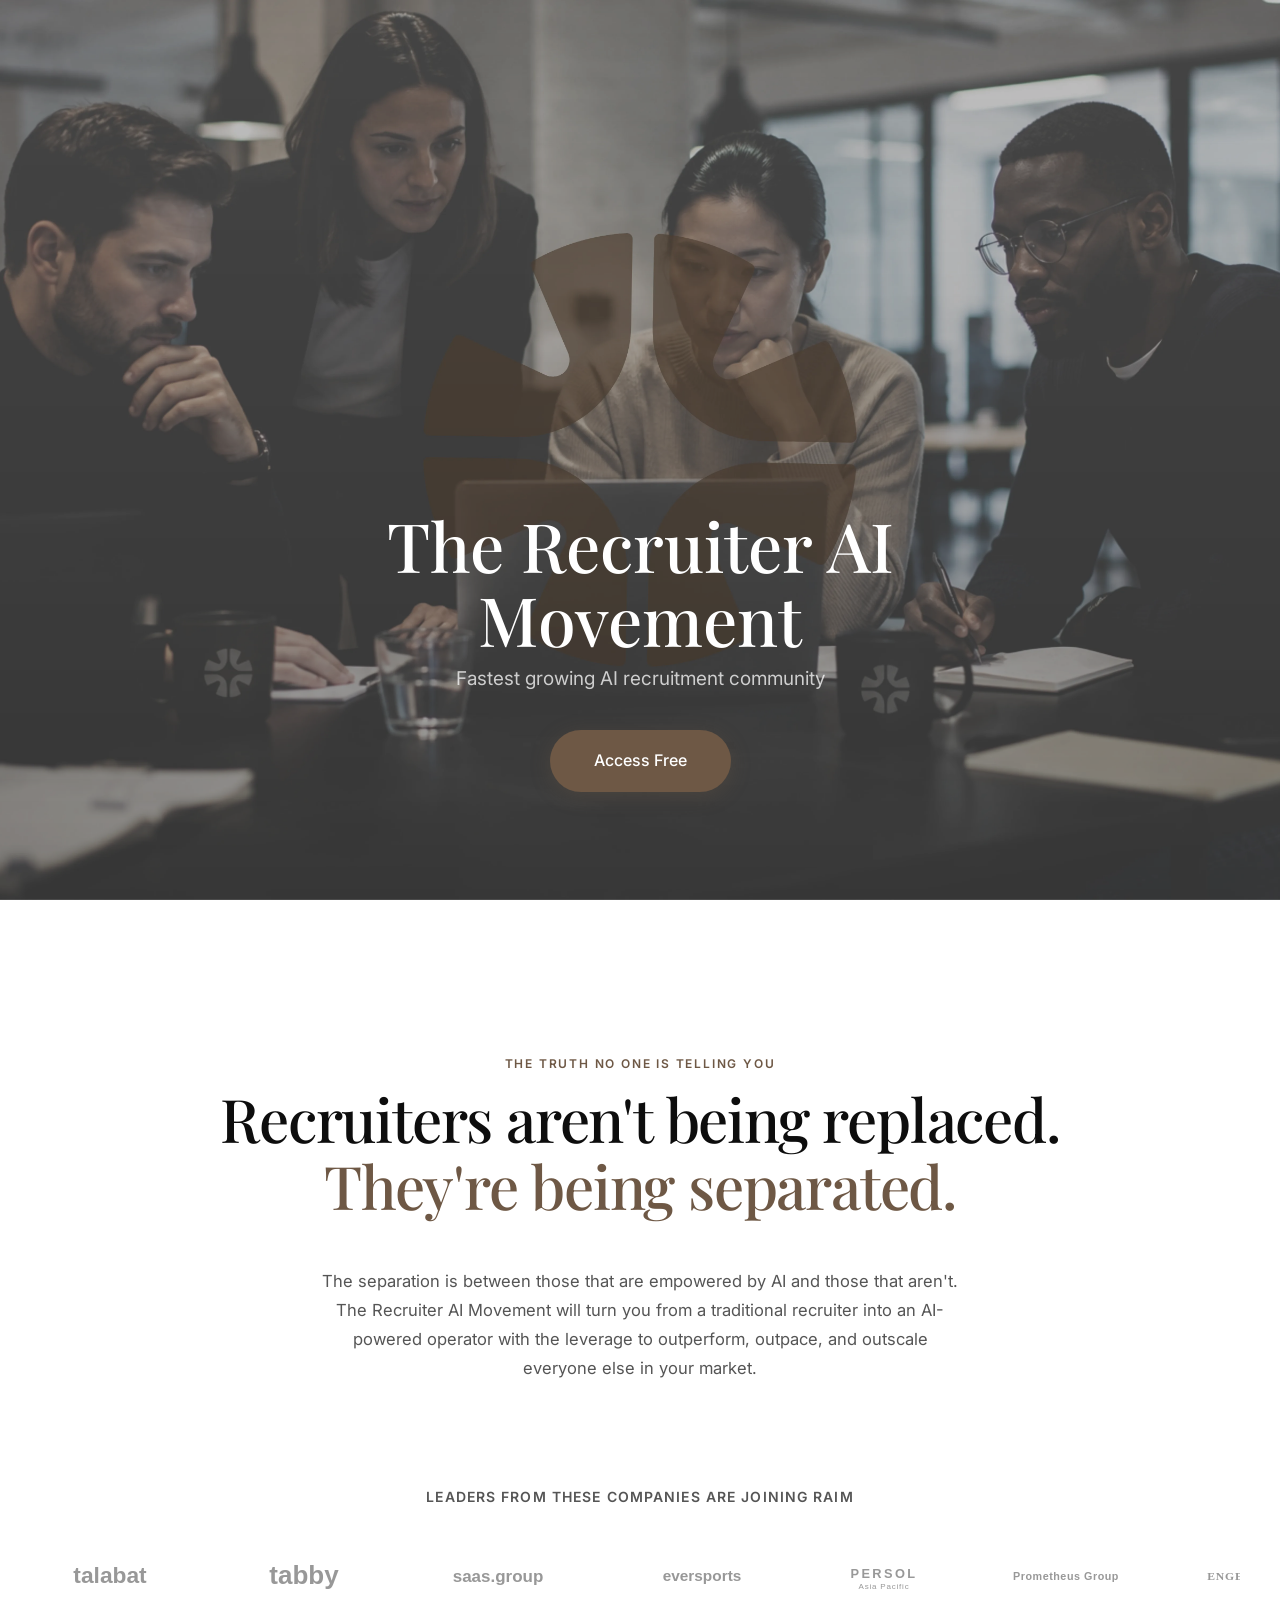
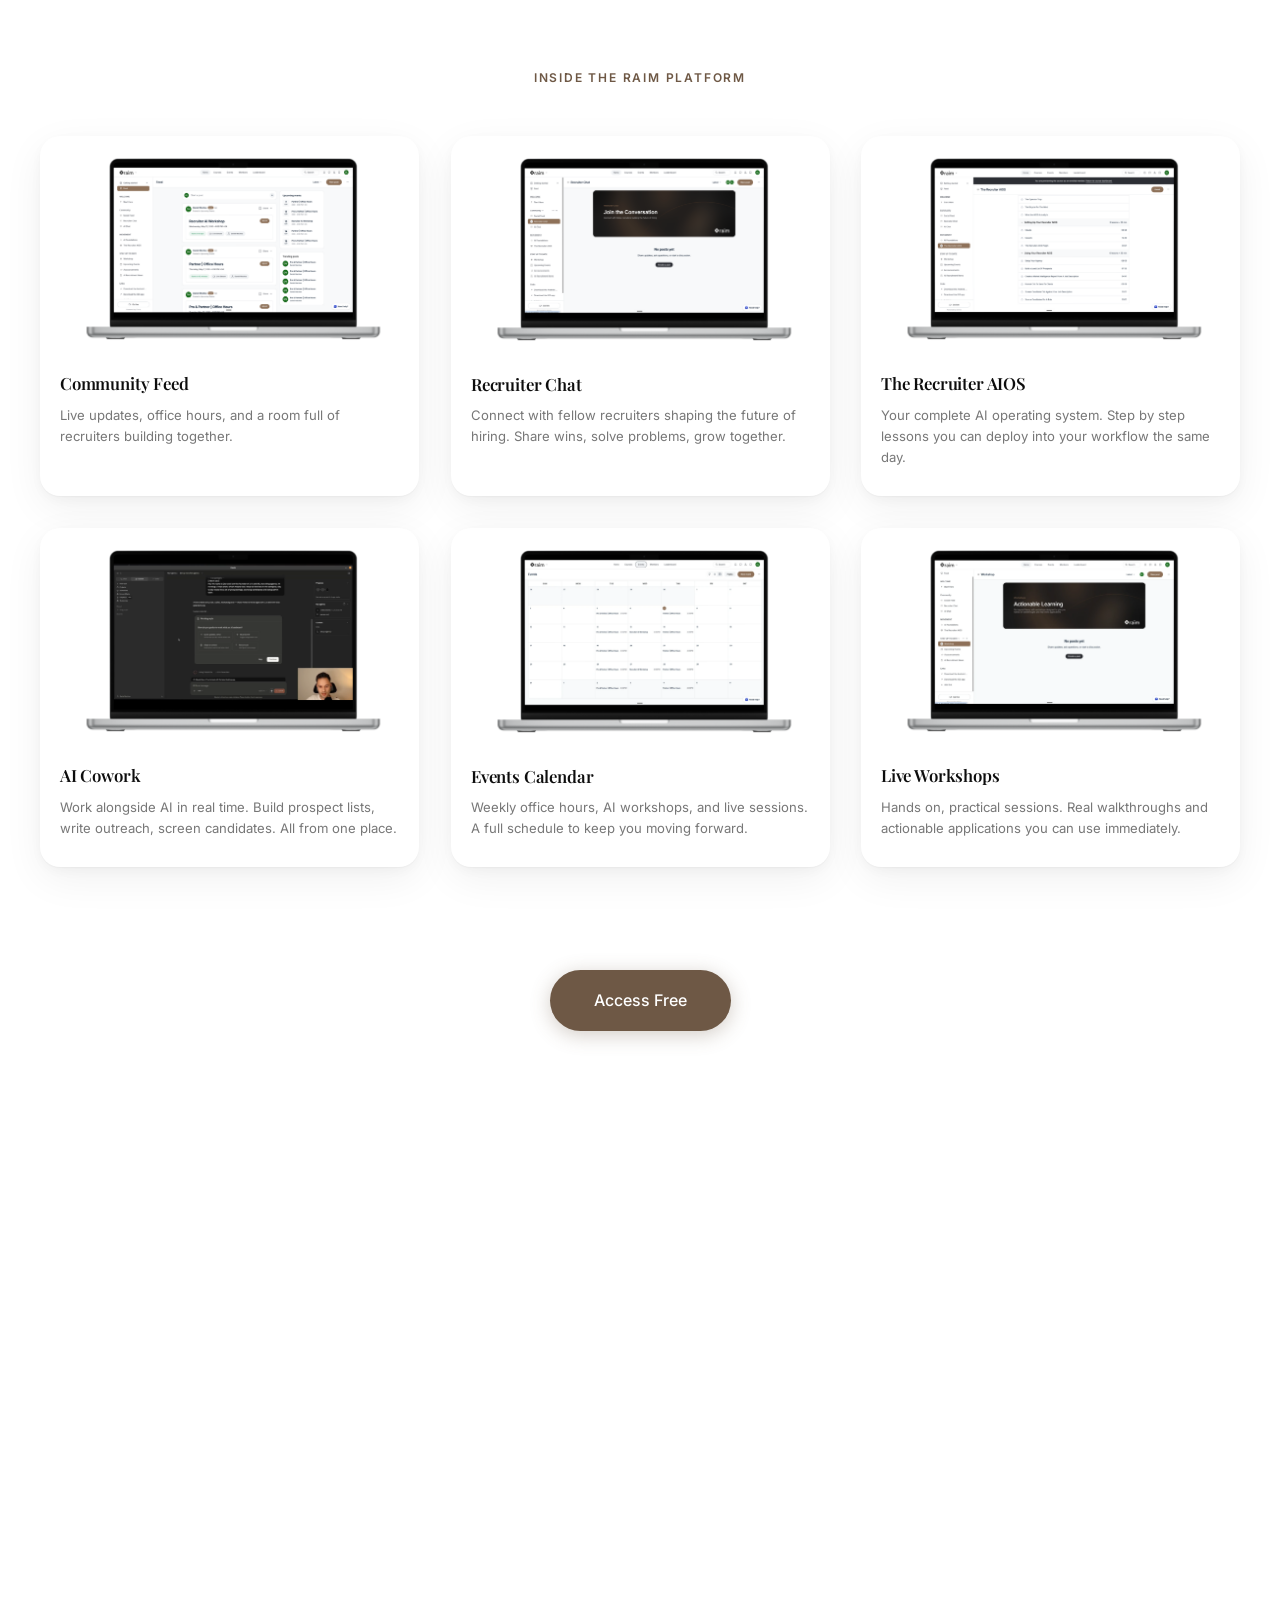
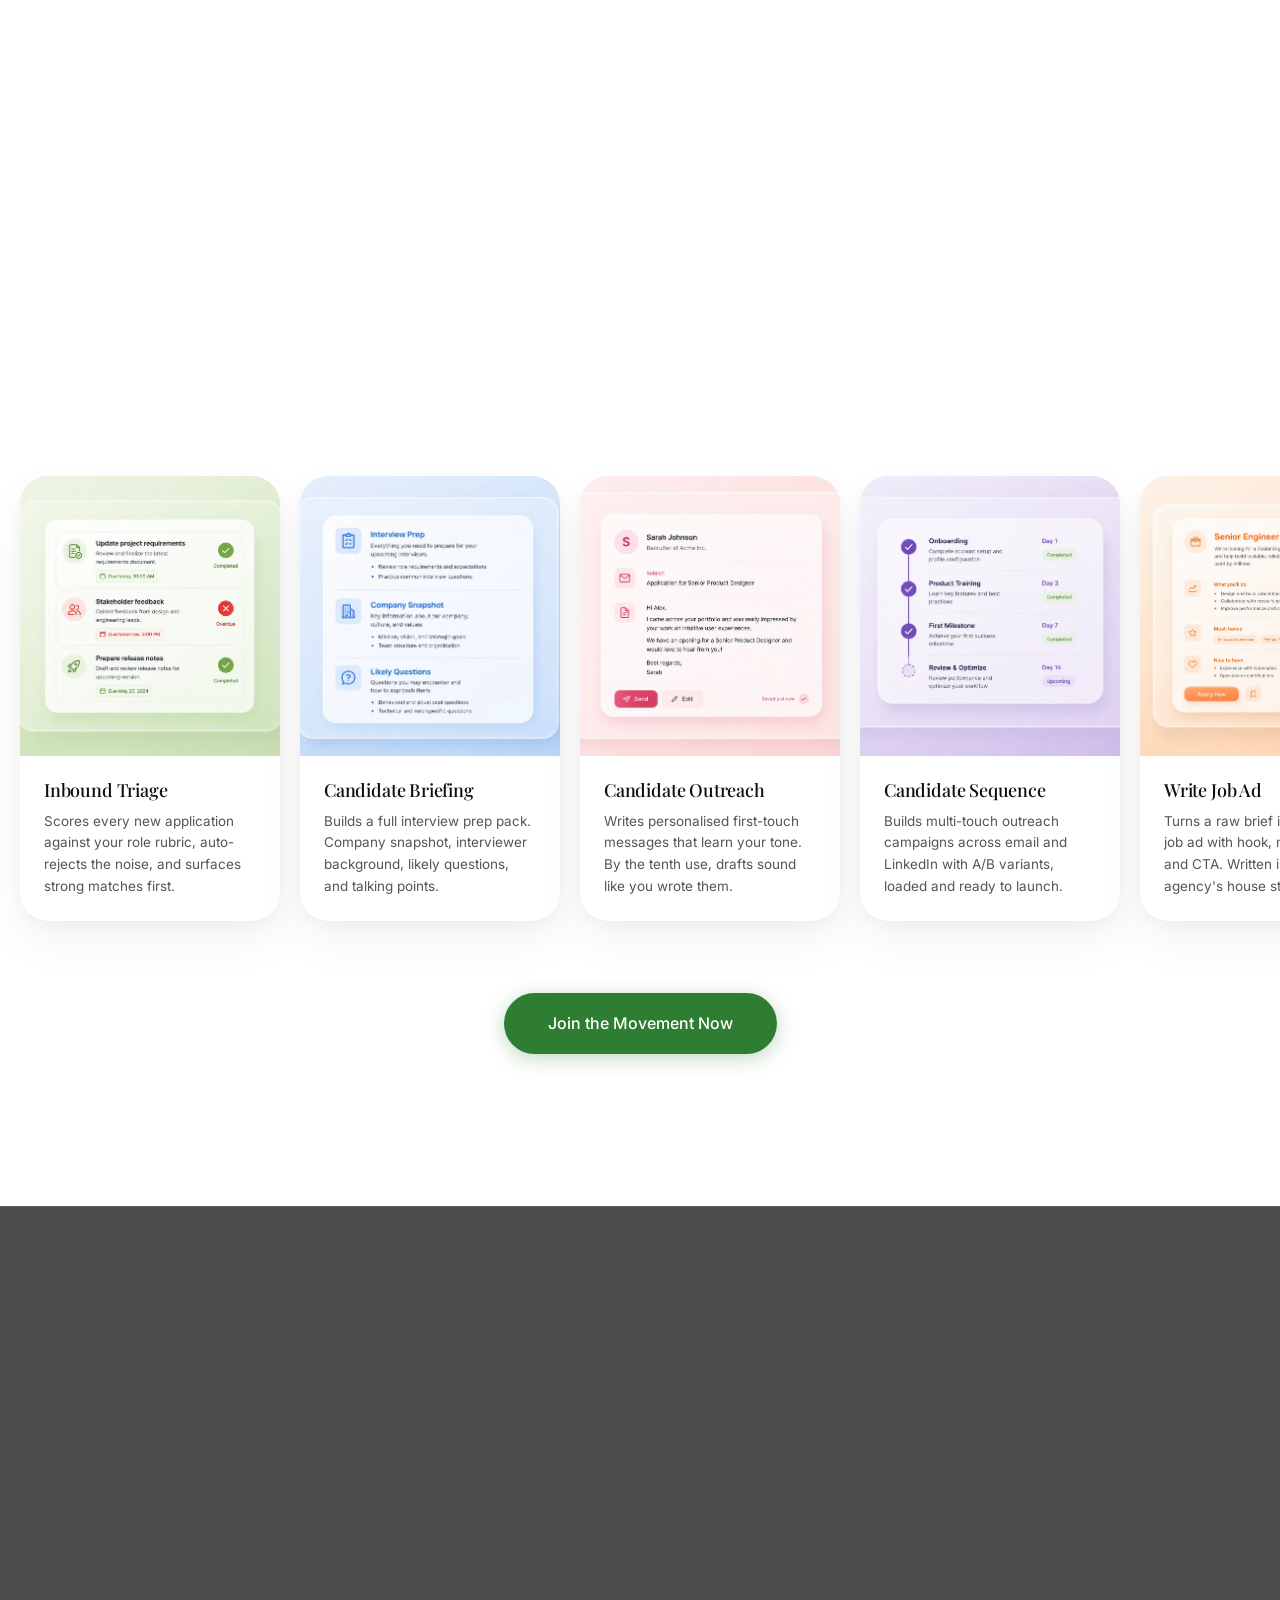
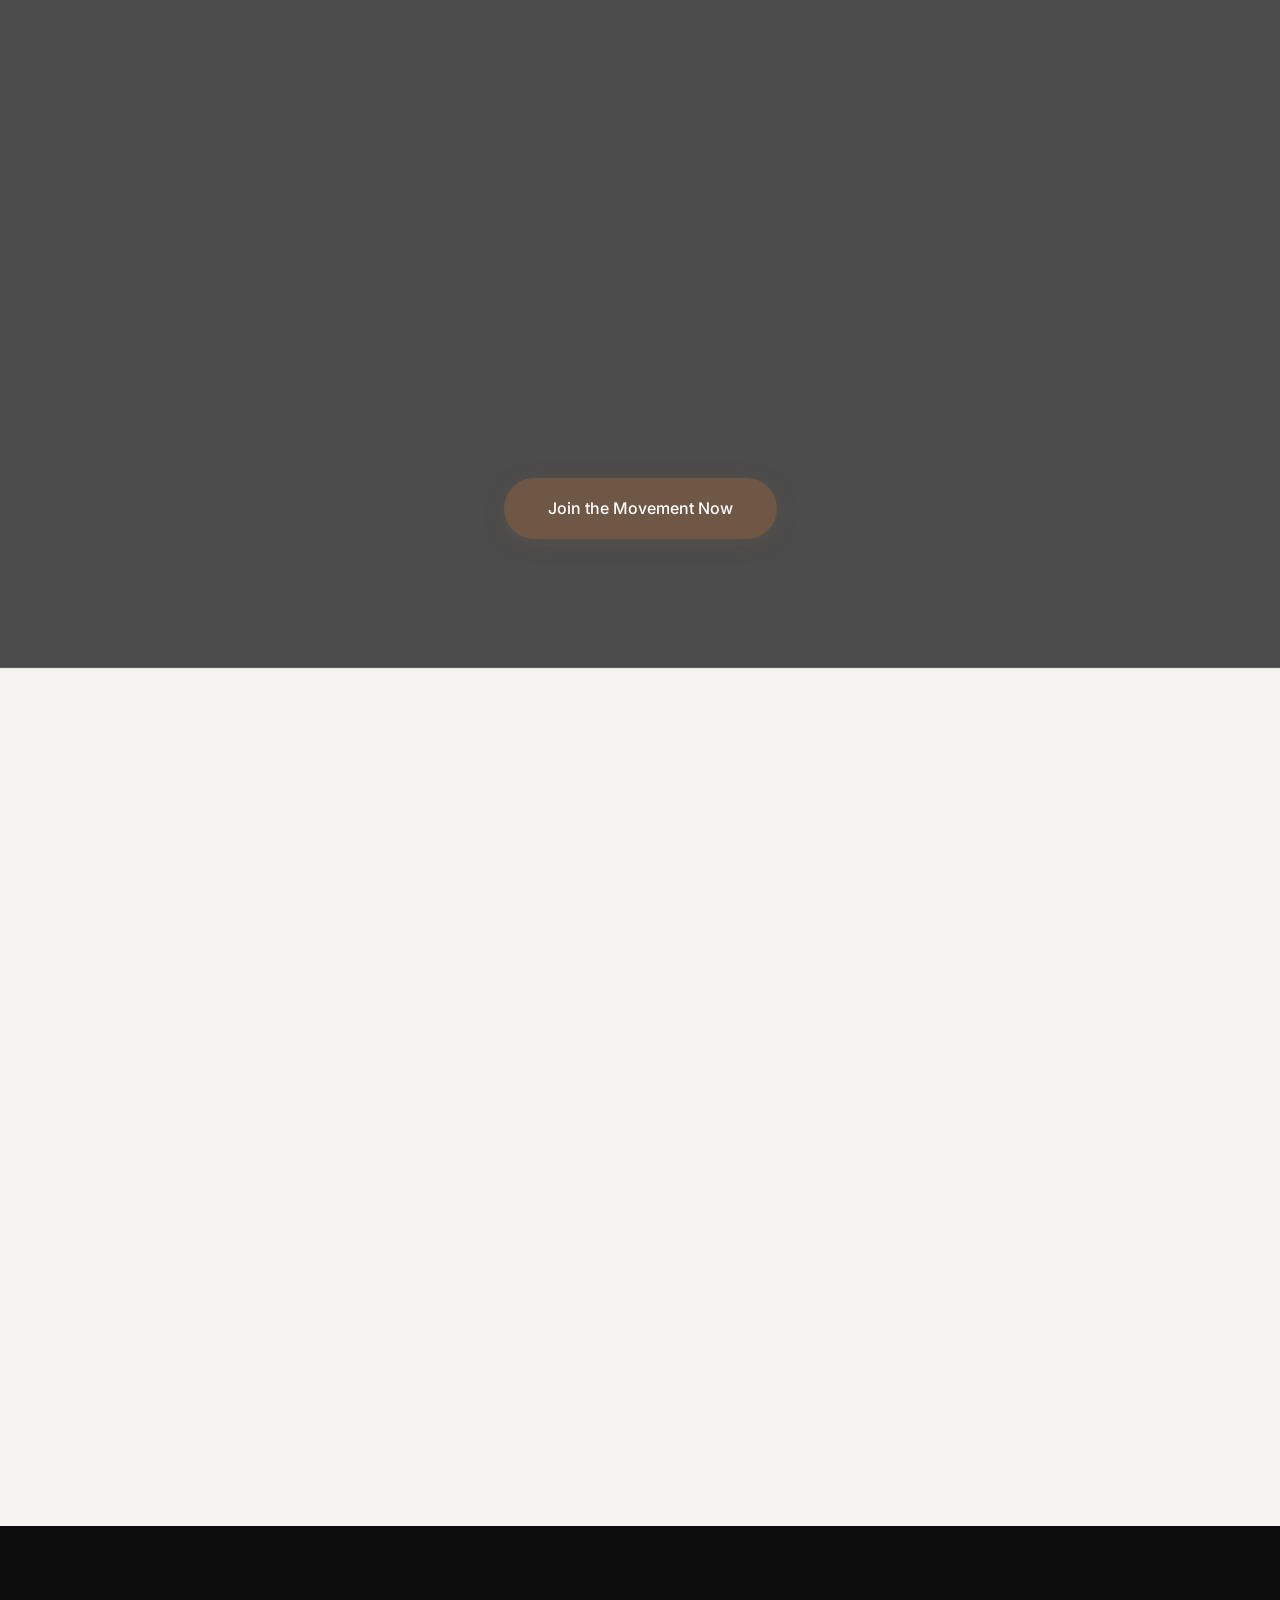
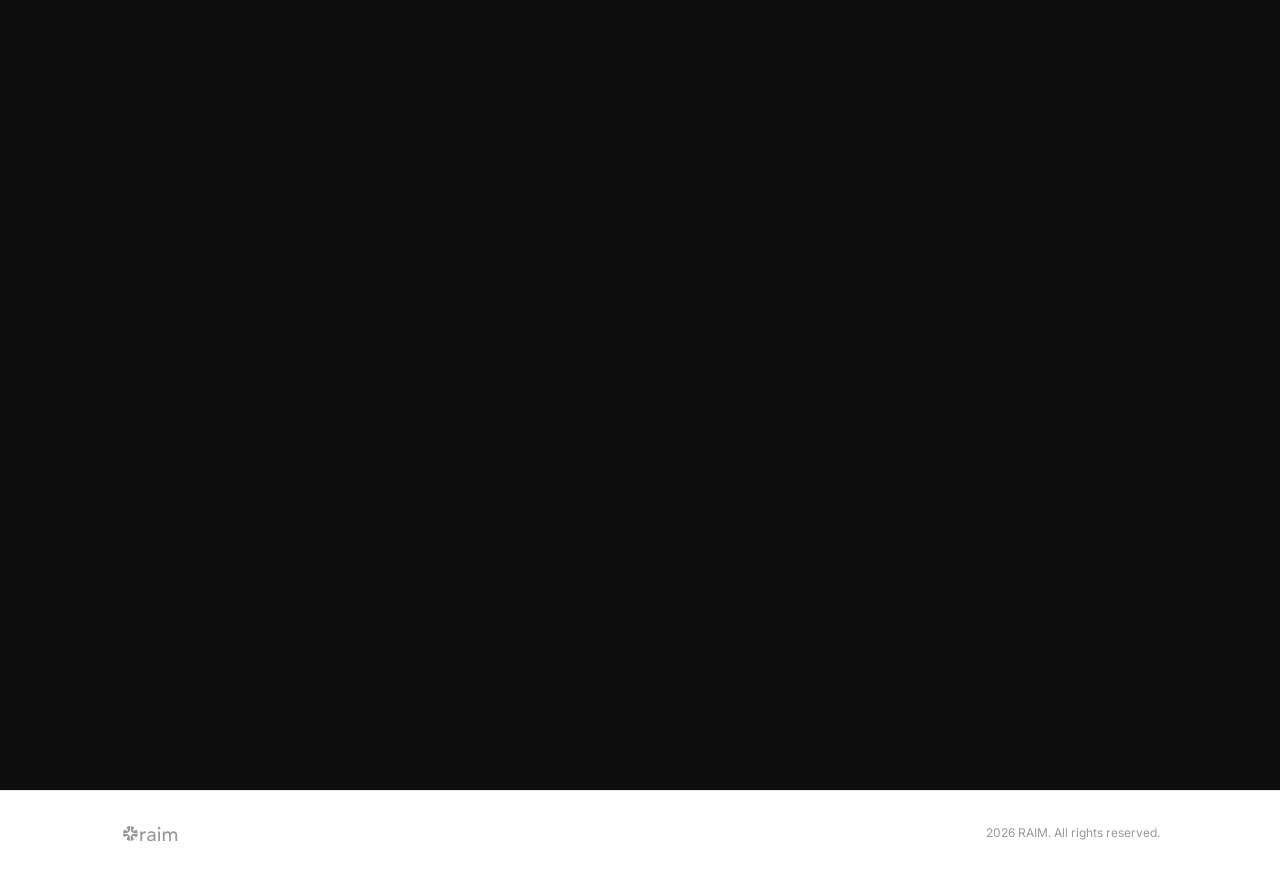
<file: index.html>
<!DOCTYPE html>
<html lang="en">
<head>
  <meta charset="UTF-8">
  <meta name="viewport" content="width=device-width, initial-scale=1.0">
  <title>RAIM | The Recruiter AI Movement</title>
  <meta name="description" content="The movement separating AI-empowered recruiters from the rest. Install recruitment-specific AI skills. Join for free.">
  <link rel="icon" type="image/png" href="assets/favicon.png">
  <link rel="preconnect" href="https://fonts.googleapis.com/">
  <link rel="preconnect" href="https://fonts.gstatic.com/" crossorigin="">
  <link href="https://fonts.googleapis.com/css2?family=Inter:opsz,wght@14..32,300..800&amp;family=Playfair+Display:ital,wght@0,400..900;1,400..900&amp;display=swap" rel="stylesheet">
  <link rel="preload" as="image" href="assets/hero/hero-image.webp" fetchpriority="high">
  <link rel="stylesheet" href="style.css">
</head>
<body>

  <!-- Nav -->
  <nav class="nav">
    <div class="nav-inner">
      <a href="#" class="nav-logo">
        <img src="assets/logo-dark.svg" alt="RAIM" class="nav-logo-img">
      </a>
      <div class="nav-links">
        <a href="#movement">The Movement</a>
        <a href="#skills">Skills</a>
        <a href="#power">Why RAIM</a>
        <a href="#faq">FAQ</a>
        <a href="/agency">Agency</a>
      </div>
      <a href="#register" class="btn btn-primary btn-sm nav-cta">Access Now</a>
      <button class="nav-hamburger" aria-label="Open menu" aria-expanded="false">
        <span></span><span></span><span></span>
      </button>
    </div>
  </nav>

  <!-- Mobile Menu -->
  <div class="mobile-menu" id="mobile-menu">
    <div class="mobile-menu-inner">
      <a href="#faq" class="mobile-menu-link">FAQ</a>
      <a href="/agency" class="mobile-menu-link">Agency</a>
      <a href="#register" class="btn btn-green btn-lg mobile-menu-cta">Access Now</a>
    </div>
  </div>

  <!-- Hero -->
  <section class="hero" id="hero">
    <div class="hero-bg" id="hero-bg">
      <img src="assets/hero/hero-image.webp" alt="Recruiters collaborating with AI" fetchpriority="high">
      <div class="hero-overlay"></div>
    </div>
    <div class="hero-content" id="hero-content">
      <h1>The Recruiter AI Movement</h1>
      <p>Fastest growing AI recruitment community</p>
      <a href="#register" class="btn btn-accent btn-lg">Access Free</a>
    </div>
  </section>

  <!-- Movement -->
  <section class="movement" id="movement">
    <div class="container">

      <!-- Opening -->
      <div class="movement-opening" data-reveal="">
        <p class="section-eyebrow">The truth no one is telling you</p>
        <h2 class="movement-headline">Recruiters aren't being replaced.<br><span class="movement-headline-accent">They're being separated.</span></h2>
      </div>

      <!-- Purpose -->
      <div class="movement-purpose" data-reveal="">
        <div class="movement-purpose-body">
          <p>The separation is between those that are empowered by AI and those that aren't. The Recruiter AI Movement will turn you from a traditional recruiter into an AI-powered operator with the leverage to outperform, outpace, and outscale everyone else in your market.</p>
        </div>
      </div>

      <!-- Logo Carousel (inline) -->
      <div class="logo-carousel logo-carousel--inline" data-reveal="">
        <p class="logo-carousel-heading">Leaders from these companies <br class="mobile-break">are joining RAIM</p>
        <div class="logo-carousel-track">
          <div class="logo-carousel-slide">
            <img src="assets/logos/talabat.svg" alt="talabat" loading="lazy">
            <img src="assets/logos/tabby.svg" alt="Tabby" loading="lazy">
            <img src="assets/logos/saas-group.svg" alt="SaaS Group" loading="lazy">
            <img src="assets/logos/eversports.svg" alt="Eversports" loading="lazy">
            <img src="assets/logos/persola-pac.svg" alt="Persola PAC" loading="lazy">
            <img src="assets/logos/prometheus-group.svg" alt="Prometheus Group" loading="lazy">
            <img src="assets/logos/engel-volkers.svg" alt="Engel &amp; Völkers" loading="lazy">
          </div>
          <div class="logo-carousel-slide" aria-hidden="true">
            <img src="assets/logos/talabat.svg" alt="talabat" loading="lazy">
            <img src="assets/logos/tabby.svg" alt="Tabby" loading="lazy">
            <img src="assets/logos/saas-group.svg" alt="SaaS Group" loading="lazy">
            <img src="assets/logos/eversports.svg" alt="Eversports" loading="lazy">
            <img src="assets/logos/persola-pac.svg" alt="Persola PAC" loading="lazy">
            <img src="assets/logos/prometheus-group.svg" alt="Prometheus Group" loading="lazy">
            <img src="assets/logos/engel-volkers.svg" alt="Engel &amp; Völkers" loading="lazy">
          </div>
        </div>
      </div>

      <!-- Platform Preview -->
      <p class="section-eyebrow" style="text-align:center; margin-bottom: 3rem;" data-reveal="">Inside the RAIM platform</p>
      <div class="platform-grid" data-reveal="">
        <div class="platform-card">
          <div class="platform-img"><img src="assets/mockup-1.png" alt="RAIM community feed" loading="lazy"></div>
          <div class="platform-blurb">
            <h4>Community Feed</h4>
            <p>Live updates, office hours, and a room full of recruiters building together.</p>
          </div>
        </div>
        <div class="platform-card">
          <div class="platform-img"><img src="assets/mockup-2.png" alt="RAIM recruiter chat" loading="lazy"></div>
          <div class="platform-blurb">
            <h4>Recruiter Chat</h4>
            <p>Connect with fellow recruiters shaping the future of hiring. Share wins, solve problems, grow together.</p>
          </div>
        </div>
        <div class="platform-card">
          <div class="platform-img"><img src="assets/mockup-3.png" alt="RAIM recruiter AIOS course" loading="lazy"></div>
          <div class="platform-blurb">
            <h4>The Recruiter AIOS</h4>
            <p>Your complete AI operating system. Step by step lessons you can deploy into your workflow the same day.</p>
          </div>
        </div>
        <div class="platform-card">
          <div class="platform-img"><img src="assets/mockup-4.png" alt="RAIM AI cowork" loading="lazy"></div>
          <div class="platform-blurb">
            <h4>AI Cowork</h4>
            <p>Work alongside AI in real time. Build prospect lists, write outreach, screen candidates. All from one place.</p>
          </div>
        </div>
        <div class="platform-card">
          <div class="platform-img"><img src="assets/mockup-5.png" alt="RAIM events calendar" loading="lazy"></div>
          <div class="platform-blurb">
            <h4>Events Calendar</h4>
            <p>Weekly office hours, AI workshops, and live sessions. A full schedule to keep you moving forward.</p>
          </div>
        </div>
        <div class="platform-card">
          <div class="platform-img"><img src="assets/mockup-6.png" alt="RAIM workshops" loading="lazy"></div>
          <div class="platform-blurb">
            <h4>Live Workshops</h4>
            <p>Hands on, practical sessions. Real walkthroughs and actionable applications you can use immediately.</p>
          </div>
        </div>
      </div>

      <!-- CTA -->
      <div class="movement-close" data-reveal="">
        <a href="#register" class="btn btn-accent btn-lg">Access Free</a>
      </div>

    </div>
  </section>

  <!-- Founder Quote -->
  <section class="founder-quote">
    <div class="container">
      <div class="quote-card" data-reveal="">
        <p class="quote-eyebrow">Recruiters are moving towards being AI-Empowered.</p>
        <div class="quote-layout">
          <blockquote class="quote-text">"The recruitment industry is splitting in two. Recruiters who adopt AI are pulling away. Everyone else is watching it happen. RAIM makes sure you are the one pulling away."</blockquote>
          <div class="quote-attribution">
            <span class="quote-name">Guy Last</span>
            <span class="quote-role">Founder</span>
            <img src="assets/logo-dark.svg" alt="RAIM" class="quote-logo">
          </div>
        </div>
      </div>
    </div>
  </section>

  <!-- Use Cases -->
  <section class="use-cases" id="skills">
    <div class="container">
      <p class="section-eyebrow" data-reveal="">It's time to make the move. Set up your AI recruitment co-worker.</p>
      <h2 data-reveal="" data-reveal-delay="1">Give your AI Recruiter a task</h2>
    </div>

    <div class="carousel-track" id="carousel-track">
      <div class="carousel-slide"><div class="carousel-card">
        <div class="card-image card-image--photo" style="background: linear-gradient(160deg, #f0f7ed 0%, #daecd0 50%, #c2e0b2 100%)">
          <img src="assets/cards/inbound-triage.webp" alt="Inbound Triage UI" class="card-photo">
        </div>
        <h3>Inbound Triage</h3>
        <p>Scores every new application against your role rubric, auto-rejects the noise, and surfaces strong matches first.</p>
      </div></div>

      <div class="carousel-slide"><div class="carousel-card">
        <div class="card-image card-image--photo" style="background: linear-gradient(160deg, #edf4fc 0%, #d6e8f7 50%, #bed9f2 100%)">
          <img src="assets/cards/candidate-briefing.webp" alt="Candidate Briefing UI" class="card-photo">
        </div>
        <h3>Candidate Briefing</h3>
        <p>Builds a full interview prep pack. Company snapshot, interviewer background, likely questions, and talking points.</p>
      </div></div>

      <div class="carousel-slide"><div class="carousel-card">
        <div class="card-image card-image--photo" style="background: linear-gradient(160deg, #fdf2f0 0%, #f8dbd6 50%, #f2c2ba 100%)">
          <img src="assets/cards/candidate-outreach.webp" alt="Candidate Outreach UI" class="card-photo">
        </div>
        <h3>Candidate Outreach</h3>
        <p>Writes personalised first-touch messages that learn your tone. By the tenth use, drafts sound like you wrote them.</p>
      </div></div>

      <div class="carousel-slide"><div class="carousel-card">
        <div class="card-image card-image--photo" style="background: linear-gradient(160deg, #f3eff9 0%, #e0d6f0 50%, #ccbce6 100%)">
          <img src="assets/cards/candidate-sequence.webp" alt="Candidate Sequence UI" class="card-photo">
        </div>
        <h3>Candidate Sequence</h3>
        <p>Builds multi-touch outreach campaigns across email and LinkedIn with A/B variants, loaded and ready to launch.</p>
      </div></div>

      <div class="carousel-slide"><div class="carousel-card">
        <div class="card-image card-image--photo" style="background: linear-gradient(160deg, #fef7ed 0%, #fce6cc 50%, #f9d4aa 100%)">
          <img src="assets/cards/write-job-ad.webp" alt="Write Job Ad UI" class="card-photo">
        </div>
        <h3>Write Job Ad</h3>
        <p>Turns a raw brief into a polished job ad with hook, must-haves, and CTA. Written in your agency's house style.</p>
      </div></div>

      <div class="carousel-slide"><div class="carousel-card">
        <div class="card-image card-image--photo" style="background: linear-gradient(160deg, #ecf8f4 0%, #d0ebe2 50%, #b2dece 100%)">
          <img src="assets/cards/client-outreach.webp" alt="Client Outreach UI" class="card-photo">
        </div>
        <h3>Client Outreach</h3>
        <p>Writes bespoke BD messages using the prospect's activity and company signals. Two notes a day becomes twenty.</p>
      </div></div>

      <div class="carousel-slide"><div class="carousel-card">
        <div class="card-image card-image--photo" style="background: linear-gradient(160deg, #f7eff5 0%, #ebdae6 50%, #dfc4d6 100%)">
          <img src="assets/cards/client-sequence.webp" alt="Client Sequence UI" class="card-photo">
        </div>
        <h3>Client Sequence</h3>
        <p>Builds full multi-touch BD campaigns across email and LinkedIn, personalised to each decision-maker, ready to go.</p>
      </div></div>

      <div class="carousel-slide"><div class="carousel-card">
        <div class="card-image card-image--photo" style="background: linear-gradient(160deg, #eff1f8 0%, #dce0f0 50%, #c8cde8 100%)">
          <img src="assets/cards/prospect-research.webp" alt="Prospect Research UI" class="card-photo">
        </div>
        <h3>Prospect Research</h3>
        <p>Produces a call prep pack in minutes. Company snapshot, recent signals, pain points, and discovery questions.</p>
      </div></div>

      <div class="carousel-slide"><div class="carousel-card">
        <div class="card-image card-image--photo" style="background: linear-gradient(160deg, #fef9ed 0%, #fceecc 50%, #f9e2aa 100%)">
          <img src="assets/cards/candidate-shortlist.webp" alt="Candidate Shortlist UI" class="card-photo">
        </div>
        <h3>Candidate Shortlist</h3>
        <p>Writes a tailored pitch for each candidate, brands the CVs, packages everything, and drafts the client email.</p>
      </div></div>

      <div class="carousel-slide"><div class="carousel-card">
        <div class="card-image">
          <img src="assets/cards/client-report.webp" alt="Client Report" class="card-photo" loading="lazy">
        </div>
        <h3>Client Report</h3>
        <p>Pulls your pipeline state, compares it to your last update, and drafts a report showing exactly what's changed.</p>
      </div></div>

      <div class="carousel-slide"><div class="carousel-card">
        <div class="card-image card-image--photo" style="background: linear-gradient(160deg, #f2f9ed 0%, #dfeed0 50%, #cce2b2 100%)">
          <img src="assets/cards/interview-scheduler.webp" alt="Interview Scheduler UI" class="card-photo">
        </div>
        <h3>Interview Scheduler</h3>
        <p>Proposes slots, writes the candidate, sends invites, and handles rescheduling. The entire loop, hands-free.</p>
      </div></div>

      <div class="carousel-slide"><div class="carousel-card">
        <div class="card-image card-image--photo" style="background: linear-gradient(160deg, #fef6ed 0%, #fce4cc 50%, #f9d2aa 100%)">
          <img src="assets/cards/morning-briefing.webp" alt="Morning Briefing UI" class="card-photo">
        </div>
        <h3>Morning Briefing</h3>
        <p>Scans your calendar, inbox, and ATS overnight and delivers today's priorities before your first coffee.</p>
      </div></div>

      <div class="carousel-slide"><div class="carousel-card">
        <div class="card-image card-image--photo" style="background: linear-gradient(160deg, #f5f1ed 0%, #e4dbd0 50%, #d3c4b2 100%)">
          <img src="assets/cards/ats-hygiene.webp" alt="ATS Health Check UI" class="card-photo">
        </div>
        <h3>ATS Hygiene</h3>
        <p>Continuously scans for duplicates, stale records, and missing fields. Fixes what it can, flags the rest.</p>
      </div></div>

      <div class="carousel-slide"><div class="carousel-card">
        <div class="card-image card-image--photo" style="background: linear-gradient(160deg, #efeff9 0%, #ddddf0 50%, #cacae8 100%)">
          <img src="assets/cards/pipeline-review.webp" alt="Pipeline Review UI" class="card-photo">
        </div>
        <h3>Pipeline Review</h3>
        <p>Pulls a structured pipeline view with bottlenecks, aging candidates, and an action list of where to push next.</p>
      </div></div>

      <div class="carousel-slide"><div class="carousel-card">
        <div class="card-image card-image--photo" style="background: linear-gradient(160deg, #fef0ed 0%, #fcd8cc 50%, #f9beaa 100%)">
          <img src="assets/cards/shortlist-delivery.webp" alt="Shortlist Delivery UI" class="card-photo">
        </div>
        <h3>Shortlist Delivery</h3>
        <p>Brands the CVs, writes a pitch for each candidate, packages the shortlist, and drafts the client email to send.</p>
      </div></div>
    </div>
    <div class="container" style="text-align: center; padding: 72px 0 24px;">
      <a href="#register" class="btn btn-green btn-lg">Join the Movement Now</a>
    </div>
  </section>

  <!-- Power -->
  <section class="power" id="power">
    <div class="container">
      <p class="section-eyebrow" data-reveal="">Recruiters aren't being replaced. They're being separated.</p>
      <h2 data-reveal="" data-reveal-delay="1">Become an AI-powered recruiter.<br>Or compete against one.</h2>

      <div class="power-grid">
        <div class="power-card" data-reveal="">
          <h3>Everyone will see who made the move</h3>
          <p>The gap between AI-powered recruiters and everyone else is about to become very public. Clients will see it. Candidates will feel it. Your competitors already know it.</p>
        </div>

        <div class="power-card" data-reveal="" data-reveal-delay="1">
          <h3>This isn't survival. It's dominance.</h3>
          <p>AI-powered recruiters inside RAIM aren't trying not to lose. They're positioning to win permanently. The only question is whether you become one, or spend the next decade competing against them.</p>
        </div>

        <div class="power-card" data-reveal="" data-reveal-delay="2">
          <h3>AI-powered recruiters are pulling away</h3>
          <p>The separation is already showing up in commission cheques, placement counts, and leaderboards. Every quarter you wait, the gap between you and an AI-powered recruiter gets harder to close.</p>
        </div>

        <div class="power-card" data-reveal="" data-reveal-delay="3">
          <h3>One AI-powered recruiter replaces a team</h3>
          <p>The threat isn't a robot. It's another recruiter sitting in your market, running AI systems against your candidates and closing your clients. You're not competing with people anymore. You're competing with recruiters empowered with AI.</p>
        </div>

      </div>
      <div style="text-align: center; padding-top: 56px;">
        <a href="#register" class="btn btn-accent btn-lg">Join the Movement Now</a>
      </div>
    </div>
  </section>

  <!-- FAQ -->
  <section class="faq" id="faq">
    <div class="container">
      <h2 data-reveal="">Frequently asked questions</h2>

      <div class="faq-list" data-reveal="" data-reveal-delay="1">
        <details class="faq-item">
          <summary>What is RAIM?</summary>
          <p>RAIM is the Recruiter AI Movement. A free community that installs an AI operating system and recruitment-specific skills so you can outperform manual recruiters.</p>
        </details>

        <details class="faq-item">
          <summary>Do I need technical skills?</summary>
          <p>No. Every skill is designed for recruiters, not developers. If you can instruct through voice or text, you can use RAIM.</p>
        </details>

        <details class="faq-item">
          <summary>What do I get when I join?</summary>
          <p>A full AI operating system setup, recruitment-specific skills, live office hours, and access to the movement community.</p>
        </details>

        <details class="faq-item">
          <summary>Is it really free?</summary>
          <p>Yes. Position tier is completely free. No credit card. No trial period. We give it away because we are in the movement business, not the tool business.</p>
        </details>

        <details class="faq-item">
          <summary>How is this different from an AI course?</summary>
          <p>Courses give you knowledge. RAIM gives you a working system. You leave with skills installed and an operating system running, not just notes.</p>
        </details>

        <details class="faq-item">
          <summary>Does it work with my existing CRM and tools?</summary>
          <p>Yes. RAIM skills integrate with your existing CRM, LinkedIn, job boards, and outreach platforms. No migration required.</p>
        </details>
      </div>
    </div>
  </section>

  <!-- Register -->
  <section class="register" id="register">
    <div class="container">
      <div class="register-inner" data-reveal="">
        <div class="register-copy">
          <p class="section-eyebrow">The platform is live</p>
          <h2>Access the Recruiter AI Movement</h2>
          <p class="register-sub">Enter your details below and get instant access to the RAIM platform. Completely free.</p>
        </div>
        <form class="register-form" id="register-form" novalidate>
          <div class="form-row">
            <div class="form-group">
              <input type="text" name="name" placeholder="Full name *" required>
            </div>
            <div class="form-group">
              <input type="email" name="email" placeholder="Email address *" required>
            </div>
          </div>
          <div class="form-row">
            <div class="form-group">
              <input type="tel" name="phone" placeholder="Phone number *" required>
            </div>
            <div class="form-group">
              <input type="text" name="company" placeholder="Company name">
            </div>
          </div>
          <input type="text" name="homepage" tabindex="-1" autocomplete="off" style="display:none" aria-hidden="true">
          <button type="submit" class="btn btn-accent btn-lg register-btn">Get Free Access</button>
          <p class="form-error" id="register-error" style="display:none; color:#8b1e1e; margin-top:1rem;">Something went wrong. Please try again.</p>
          <p class="form-note">Completely free. No payment required.</p>
        </form>
        <div class="register-success" id="register-success">
          <h3>You're in.</h3>
          <p>Click the button below to access the RAIM platform now.</p>
          <a href="https://recruiter-ai-movement.circle.so/join?invitation_token=96fc8effaf42a969e842572670fe1cdad6e15fe3-c29c1df1-9ca6-4f79-abe4-478a656d80ac" class="btn btn-accent btn-lg" style="margin-top: 1.5rem; display: inline-block;">Click Here to Access</a>
        </div>
      </div>
    </div>
  </section>

  <!-- Footer -->
  <footer class="footer">
    <div class="container footer-inner">
      <img src="assets/logo-dark.svg" alt="RAIM" class="footer-logo">
      <p>2026 RAIM. All rights reserved.</p>
    </div>
  </footer>

  <script>
    (function () {
      var isTouch = window.matchMedia('(hover: none) and (pointer: coarse)').matches;

      // Clone carousel slides for seamless infinite scroll
      var track = document.getElementById('carousel-track');
      if (track) {
        var slides = track.querySelectorAll('.carousel-slide');
        slides.forEach(function(s) { track.appendChild(s.cloneNode(true)); });
      }

      // Subtle 3D tilt on carousel cards — desktop only
      if (!isTouch) {
        document.querySelectorAll('.carousel-card').forEach(card => {
          card.addEventListener('mousemove', (e) => {
            const rect = card.getBoundingClientRect();
            const x = e.clientX - rect.left;
            const y = e.clientY - rect.top;
            const centerX = rect.width / 2;
            const centerY = rect.height / 2;
            const rotateX = ((y - centerY) / centerY) * -3;
            const rotateY = ((x - centerX) / centerX) * 3;
            card.style.transform = 'translateY(-8px) scale(1.01) perspective(1000px) rotateX(' + rotateX + 'deg) rotateY(' + rotateY + 'deg)';
          });
          card.addEventListener('mouseleave', () => {
            card.style.transform = '';
          });
        });
      }

      const nav = document.querySelector('.nav');
      const hero = document.getElementById('hero');
      const heroBg = document.getElementById('hero-bg');
      const heroOverlay = heroBg.querySelector('.hero-overlay');
      const heroContent = document.getElementById('hero-content');

      function onScroll() {
        nav.classList.toggle('scrolled', window.scrollY > 40);

        var heroBottom = hero.offsetTop + hero.offsetHeight;
        nav.classList.toggle('past-hero', window.scrollY > heroBottom - 100);

        const rect = hero.getBoundingClientRect();
        const heroH = heroBg.offsetHeight;
        const scrolled = Math.max(0, -rect.top);
        const progress = Math.min(scrolled / (heroH * 0.6), 1);

        const scale = 1 - progress * 0.08;
        const radius = progress * 28;
        const overlayOpacity = 0.4 + progress * 0.5;
        const contentOpacity = 1 - progress * 2.5;

        heroBg.style.transform = 'scale(' + scale + ')';
        heroBg.style.borderRadius = radius + 'px';
        heroOverlay.style.background = 'linear-gradient(180deg, rgba(0,0,0,' + (overlayOpacity * 0.6) + ') 0%, rgba(0,0,0,' + overlayOpacity + ') 100%)';
        heroOverlay.style.backdropFilter = 'saturate(' + (1 - progress * 0.8) + ') brightness(' + (1 - progress * 0.2) + ')';
        heroOverlay.style.webkitBackdropFilter = 'saturate(' + (1 - progress * 0.8) + ') brightness(' + (1 - progress * 0.2) + ')';
        heroContent.style.opacity = Math.max(0, contentOpacity);
        heroContent.style.transform = 'translateY(' + (progress * -20) + 'px)';
      }

      window.addEventListener('scroll', onScroll, { passive: true });
      onScroll();

      // Scroll reveal observer
      var revealObserver = new IntersectionObserver(function(entries) {
        entries.forEach(function(entry) {
          if (entry.isIntersecting) {
            entry.target.classList.add('revealed');
            revealObserver.unobserve(entry.target);
          }
        });
      }, { threshold: 0.08, rootMargin: '0px 0px -60px 0px' });

      document.querySelectorAll('[data-reveal]').forEach(function(el) {
        revealObserver.observe(el);
      });

      // Registration form
      var SCRIPT_URL = 'https://script.google.com/macros/s/AKfycbwXeldCEsL2uNFm4U109hcBaLMQmlHa8cbCbH73Ch_DyavYvdvPGhsS9NcYOyBOH6T1/exec';
      var isLocalSite = window.location.hostname === '127.0.0.1' || window.location.hostname === 'localhost';
      var PORTAL_WAITLIST_URL = (isLocalSite ? 'http://127.0.0.1:3000' : 'https://raim-portal.onrender.com') + '/api/public/intake/waitlist';
      var regForm = document.getElementById('register-form');
      var regSuccess = document.getElementById('register-success');
      var regError = document.getElementById('register-error');

      if (regForm) {
        regForm.addEventListener('submit', function(e) {
          e.preventDefault();
          var nameInput = regForm.querySelector('[name="name"]');
          var emailInput = regForm.querySelector('[name="email"]');
          var phoneInput = regForm.querySelector('[name="phone"]');
          var companyInput = regForm.querySelector('[name="company"]');
          var homepageInput = regForm.querySelector('[name="homepage"]');
          var valid = true;
          if (regError) regError.style.display = 'none';

          [nameInput, emailInput, phoneInput].forEach(function(input) {
            if (!input.value.trim()) { input.classList.add('invalid'); valid = false; }
            else { input.classList.remove('invalid'); }
          });
          if (emailInput.value && !/^[^\s@]+@[^\s@]+\.[^\s@]+$/.test(emailInput.value)) {
            emailInput.classList.add('invalid'); valid = false;
          }
          if (!valid) return;

          var btn = regForm.querySelector('.register-btn');
          btn.textContent = 'Processing...';
          btn.disabled = true;

          var data = {
            name: nameInput.value.trim(),
            email: emailInput.value.trim(),
            phone: phoneInput.value.trim(),
            company: companyInput.value.trim(),
            homepage: homepageInput.value.trim()
          };

          function showSuccess() {
            regForm.style.display = 'none';
            regSuccess.classList.add('show');
          }

          function showError() {
            btn.textContent = 'Get Free Access';
            btn.disabled = false;
            if (regError) regError.style.display = 'block';
          }

          // Transitional safety copy: keep the Google Sheet populated, but do
          // not use this no-cors request to decide the visible success state.
          if (SCRIPT_URL && !isLocalSite) {
            var params = new URLSearchParams({name: data.name, email: data.email, phone: data.phone, company: data.company});
            fetch(SCRIPT_URL + '?' + params.toString(), { mode: 'no-cors' })
              .catch(function() {});
          }

          fetch(PORTAL_WAITLIST_URL, {
            method: 'POST',
            headers: {
              'Accept': 'application/json',
              'Content-Type': 'application/json'
            },
            body: JSON.stringify(data)
          }).then(function(response) {
            if (!response.ok) throw new Error('Portal intake failed');
            showSuccess();
          }).catch(showError);
        });

        regForm.querySelectorAll('input').forEach(function(input) {
          input.addEventListener('input', function() {
            input.classList.remove('invalid');
            if (regError) regError.style.display = 'none';
          });
        });
      }

      // Mobile menu
      var hamburger = document.querySelector('.nav-hamburger');
      var mobileMenu = document.getElementById('mobile-menu');
      if (hamburger && mobileMenu) {
        hamburger.addEventListener('click', function() {
          var open = mobileMenu.classList.toggle('open');
          hamburger.classList.toggle('open', open);
          hamburger.setAttribute('aria-expanded', open);
          document.body.style.overflow = open ? 'hidden' : '';
        });
        mobileMenu.querySelectorAll('a').forEach(function(link) {
          link.addEventListener('click', function() {
            mobileMenu.classList.remove('open');
            hamburger.classList.remove('open');
            hamburger.setAttribute('aria-expanded', 'false');
            document.body.style.overflow = '';
          });
        });
      }
    })();
  </script>

</body>
</html>
</file>
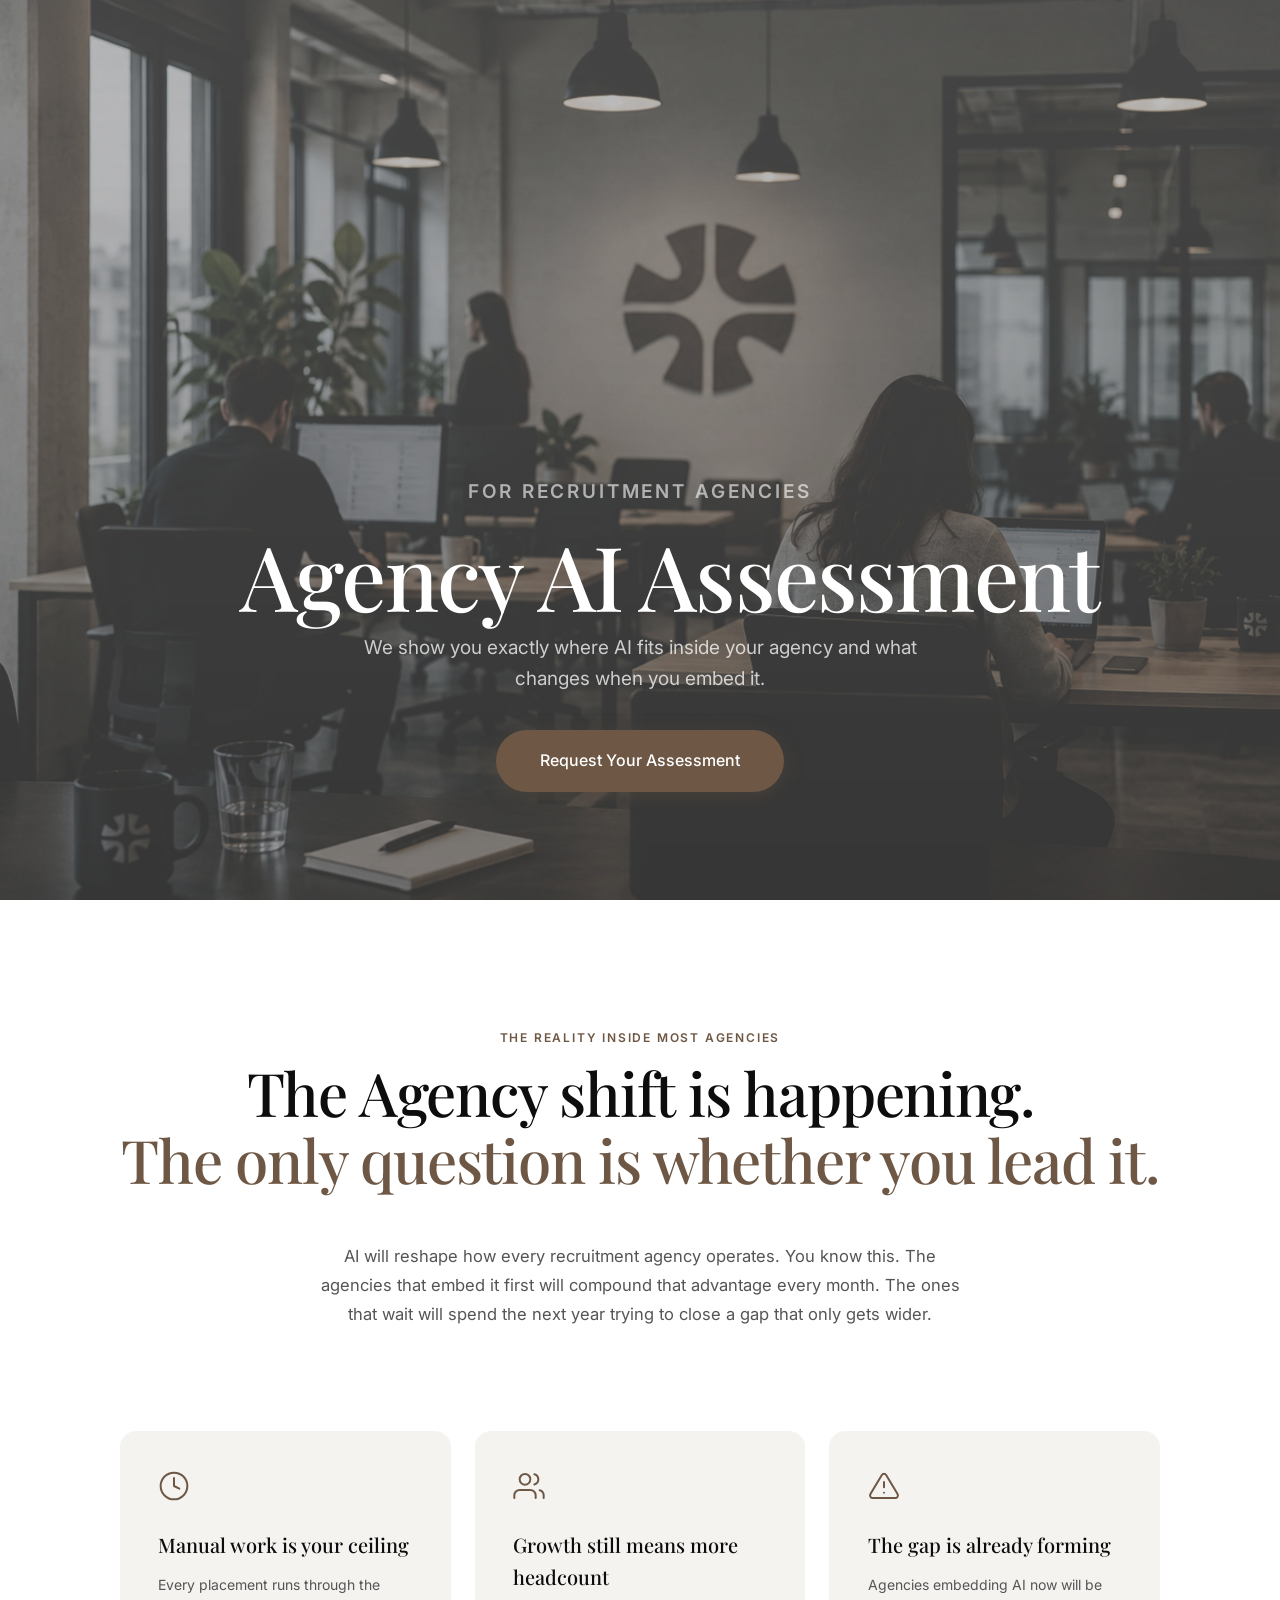
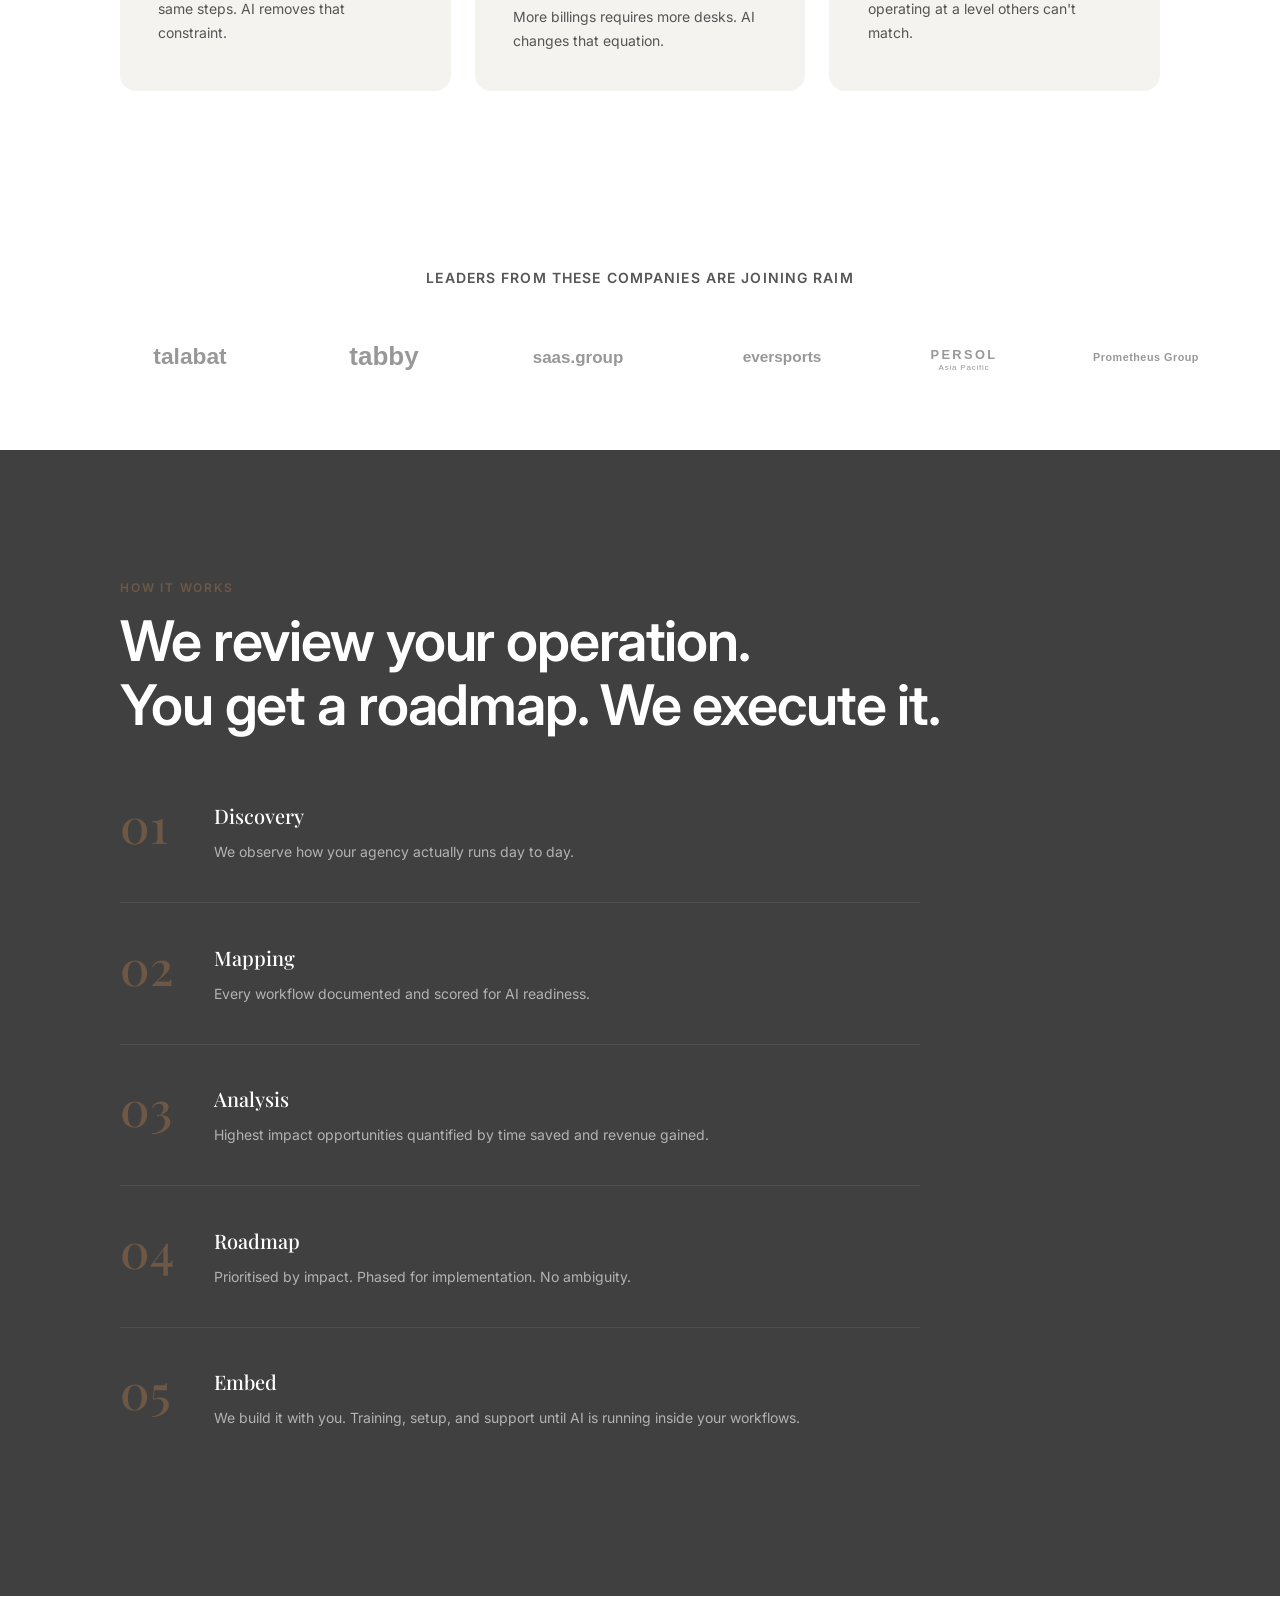
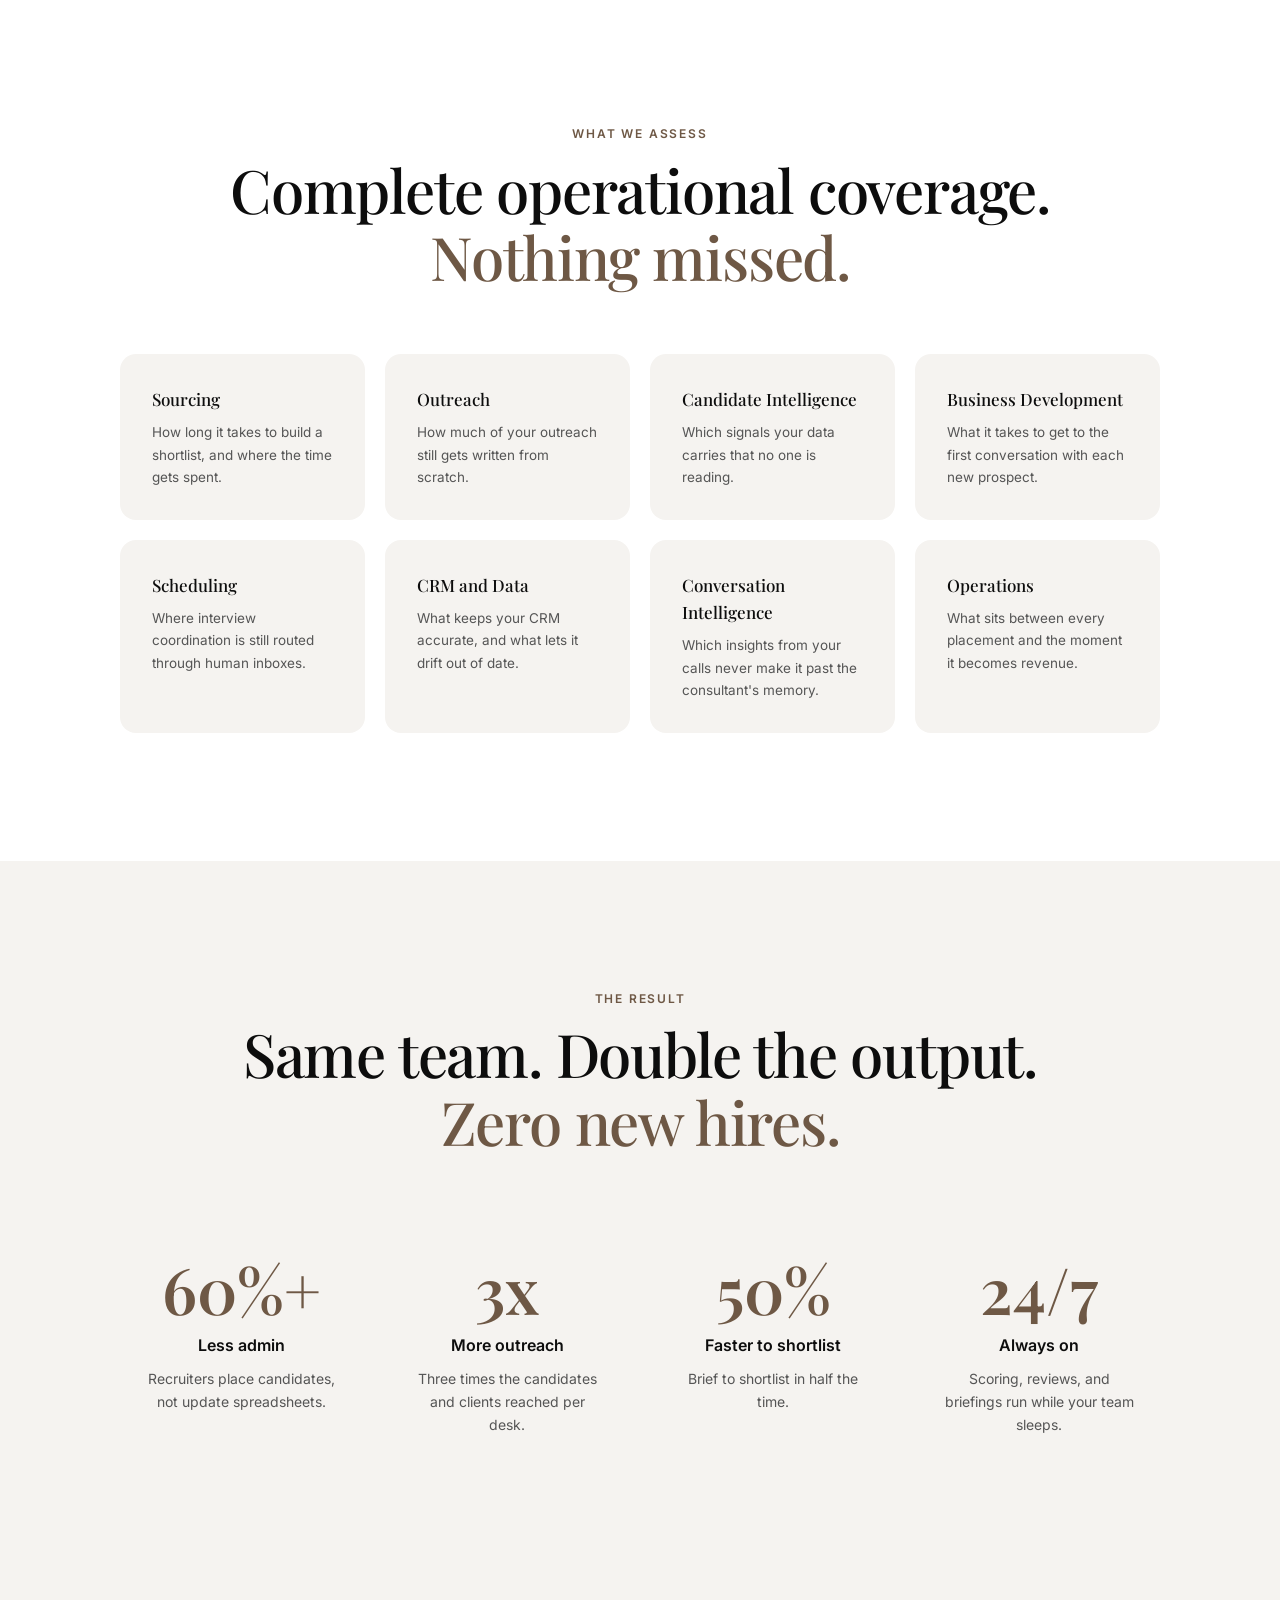
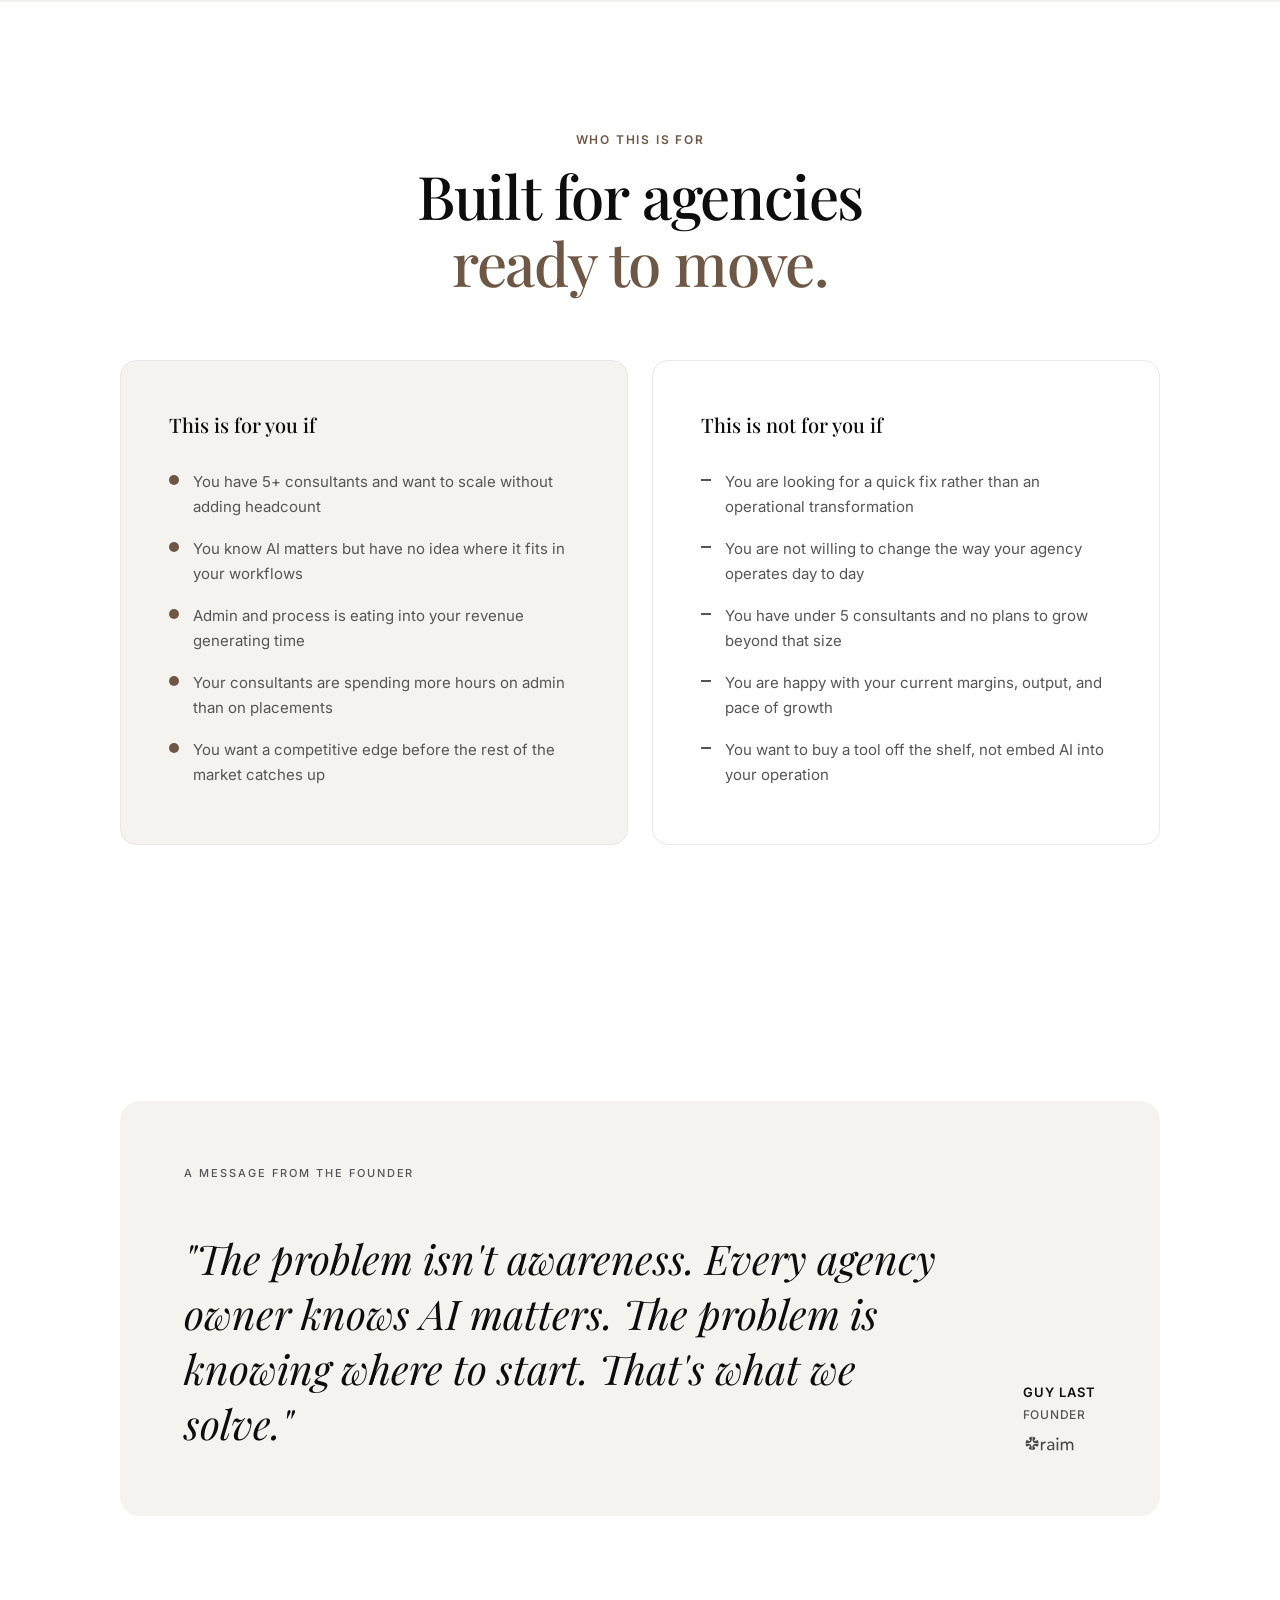
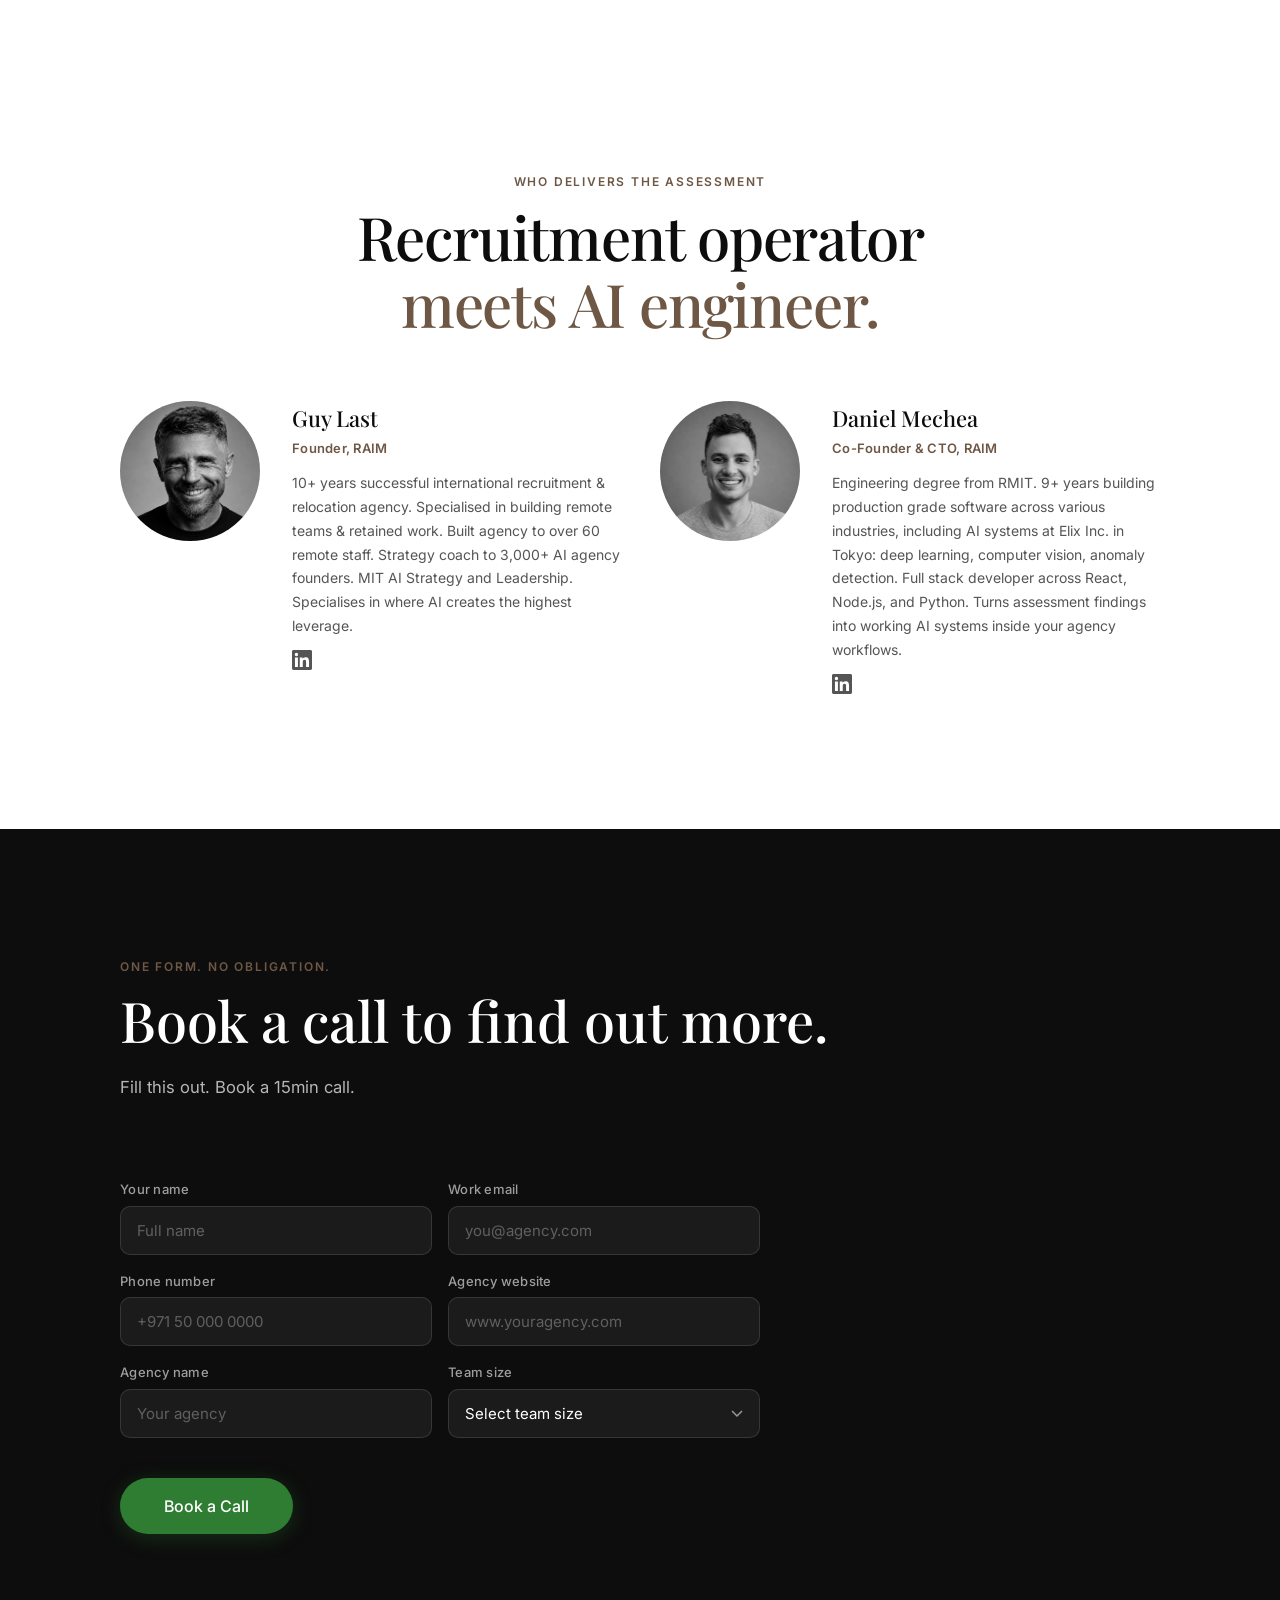
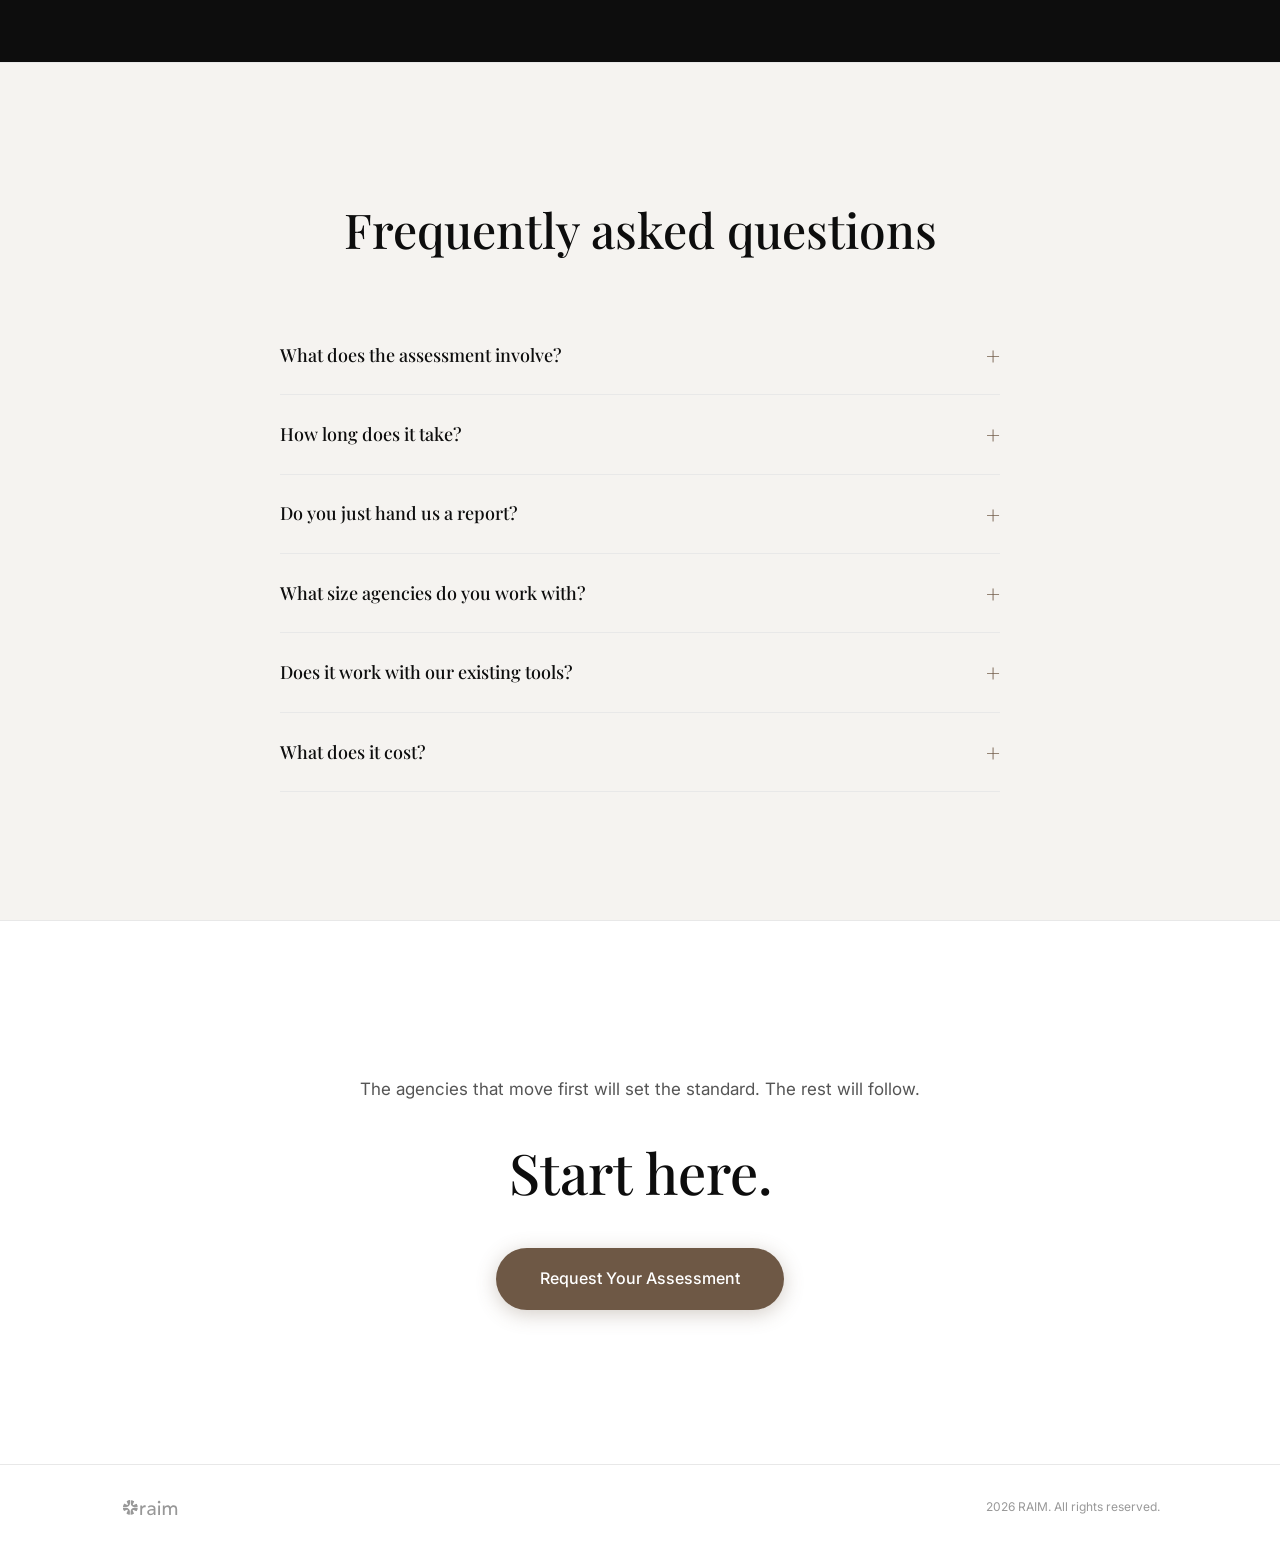
<file: agency.html>
<!DOCTYPE html>
<html lang="en">
<head>
  <meta charset="UTF-8">
  <meta name="viewport" content="width=device-width, initial-scale=1.0">
  <title>RAIM | AI Agency Assessment — Empower Your Recruitment Business</title>
  <meta name="description" content="RAIM's AI Agency Assessment reviews your recruitment business from top to bottom and shows exactly where AI can multiply your team's output, speed, and revenue.">
  <link rel="icon" type="image/png" href="assets/favicon.png">
  <link rel="preconnect" href="https://fonts.googleapis.com/">
  <link rel="preconnect" href="https://fonts.gstatic.com/" crossorigin="">
  <link href="https://fonts.googleapis.com/css2?family=Inter:opsz,wght@14..32,300..800&amp;family=Playfair+Display:ital,wght@0,400..900;1,400..900&amp;display=swap" rel="stylesheet">
  <link rel="stylesheet" href="style.css">
  <link rel="stylesheet" href="agency.css">
</head>
<body>

  <!-- Nav -->
  <nav class="nav">
    <div class="nav-inner">
      <a href="/" class="nav-logo">
        <img src="assets/logo-dark.svg" alt="RAIM" class="nav-logo-img">
      </a>
      <div class="nav-links">
        <a href="index.html#movement">The Movement</a>
        <a href="index.html#skills">Skills</a>
        <a href="index.html#power">Why RAIM</a>
        <a href="index.html#faq">FAQ</a>
        <a href="/agency" class="nav-link-active">Agency</a>
      </div>
      <a href="#request-audit" class="btn btn-primary btn-sm nav-cta">Request an Assessment</a>
      <button class="nav-hamburger" aria-label="Open menu" aria-expanded="false">
        <span></span><span></span><span></span>
      </button>
    </div>
  </nav>

  <!-- Mobile Menu -->
  <div class="mobile-menu" id="mobile-menu">
    <div class="mobile-menu-inner">
      <a href="index.html#faq" class="mobile-menu-link">FAQ</a>
      <a href="/agency" class="mobile-menu-link" style="color: var(--brown); font-weight: 600;">Agency</a>
      <a href="#request-audit" class="btn btn-green btn-lg mobile-menu-cta">Request an Assessment</a>
    </div>
  </div>

  <!-- Hero -->
  <section class="hero" id="hero">
    <div class="hero-bg" id="hero-bg">
      <div class="agency-hero-gradient"></div>
      <div class="hero-overlay"></div>
    </div>
    <div class="hero-content" id="hero-content">
      <p class="section-eyebrow" style="color: rgba(255,255,255,0.6); margin-bottom: 20px;">For Recruitment Agencies</p>
      <h1>Agency AI <br class="mobile-break">Assessment</h1>
      <p>We show you exactly where AI fits inside your agency and what changes when you embed it.</p>
      <a href="#request-audit" class="btn btn-accent btn-lg">Request Your Assessment</a>
    </div>
  </section>

  <!-- Problem -->
  <section class="agency-section" id="problem">
    <div class="container">
      <div class="movement-opening" data-reveal="">
        <p class="section-eyebrow">The reality inside most agencies</p>
        <h2 class="movement-headline">The Agency shift is happening.<br><span class="movement-headline-accent">The only question is whether you lead it.</span></h2>
      </div>

      <div class="movement-purpose" data-reveal="">
        <div class="movement-purpose-body">
          <p>AI will reshape how every recruitment agency operates. You know this. The agencies that embed it first will compound that advantage every month. The ones that wait will spend the next year trying to close a gap that only gets wider.</p>
        </div>
      </div>

      <div class="problem-grid" data-reveal="">
        <div class="problem-card">
          <div class="problem-icon">
            <svg width="32" height="32" viewBox="0 0 24 24" fill="none" stroke="currentColor" stroke-width="1.5" stroke-linecap="round" stroke-linejoin="round"><circle cx="12" cy="12" r="10"/><polyline points="12 6 12 12 16 14"/></svg>
          </div>
          <h3>Manual work is your ceiling</h3>
          <p>Every placement runs through the same steps. AI removes that constraint.</p>
        </div>
        <div class="problem-card">
          <div class="problem-icon">
            <svg width="32" height="32" viewBox="0 0 24 24" fill="none" stroke="currentColor" stroke-width="1.5" stroke-linecap="round" stroke-linejoin="round"><path d="M17 21v-2a4 4 0 0 0-4-4H5a4 4 0 0 0-4 4v2"/><circle cx="9" cy="7" r="4"/><path d="M23 21v-2a4 4 0 0 0-3-3.87"/><path d="M16 3.13a4 4 0 0 1 0 7.75"/></svg>
          </div>
          <h3>Growth still means more headcount</h3>
          <p>More billings requires more desks. AI changes that equation.</p>
        </div>
        <div class="problem-card">
          <div class="problem-icon">
            <svg width="32" height="32" viewBox="0 0 24 24" fill="none" stroke="currentColor" stroke-width="1.5" stroke-linecap="round" stroke-linejoin="round"><path d="M10.29 3.86L1.82 18a2 2 0 0 0 1.71 3h16.94a2 2 0 0 0 1.71-3L13.71 3.86a2 2 0 0 0-3.42 0z"/><line x1="12" y1="9" x2="12" y2="13"/><line x1="12" y1="17" x2="12.01" y2="17"/></svg>
          </div>
          <h3>The gap is already forming</h3>
          <p>Agencies embedding AI now will be operating at a level others can't match.</p>
        </div>
      </div>
    </div>
  </section>

  <!-- Logo Carousel -->
  <div class="logo-carousel logo-carousel--inline" style="margin: clamp(32px, 4vw, 48px) auto clamp(48px, 6vw, 80px); max-width: var(--container); padding: 0 clamp(20px, 4vw, 40px);">
    <p class="logo-carousel-heading">Leaders from these companies <br class="mobile-break">are joining RAIM</p>
    <div class="logo-carousel-track">
      <div class="logo-carousel-slide">
        <img src="assets/logos/talabat.svg" alt="talabat" loading="lazy">
        <img src="assets/logos/tabby.svg" alt="Tabby" loading="lazy">
        <img src="assets/logos/saas-group.svg" alt="SaaS Group" loading="lazy">
        <img src="assets/logos/eversports.svg" alt="Eversports" loading="lazy">
        <img src="assets/logos/persola-pac.svg" alt="Persola PAC" loading="lazy">
        <img src="assets/logos/prometheus-group.svg" alt="Prometheus Group" loading="lazy">
        <img src="assets/logos/engel-volkers.svg" alt="Engel &amp; Völkers" loading="lazy">
      </div>
      <div class="logo-carousel-slide" aria-hidden="true">
        <img src="assets/logos/talabat.svg" alt="talabat" loading="lazy">
        <img src="assets/logos/tabby.svg" alt="Tabby" loading="lazy">
        <img src="assets/logos/saas-group.svg" alt="SaaS Group" loading="lazy">
        <img src="assets/logos/eversports.svg" alt="Eversports" loading="lazy">
        <img src="assets/logos/persola-pac.svg" alt="Persola PAC" loading="lazy">
        <img src="assets/logos/prometheus-group.svg" alt="Prometheus Group" loading="lazy">
        <img src="assets/logos/engel-volkers.svg" alt="Engel &amp; Völkers" loading="lazy">
      </div>
    </div>
  </div>

  <!-- What We Do -->
  <section class="agency-section agency-section--dark has-bg" id="audit">
    <div class="container">
      <p class="section-eyebrow" data-reveal="" style="color: var(--brown);">How it works</p>
      <h2 data-reveal="" data-reveal-delay="1" style="font-family: var(--font-body); font-size: clamp(32px, 5vw, 56px); font-weight: 600; color: #fff; margin-bottom: 24px; letter-spacing: -0.02em; line-height: 1.15;">We review your operation.<br>You get a roadmap. We execute it.</h2>

      <div class="audit-steps">
        <div class="audit-step" data-reveal="">
          <div class="audit-step-number">01</div>
          <div class="audit-step-content">
            <h3>Discovery</h3>
            <p>We observe how your agency actually runs day to day.</p>
          </div>
        </div>
        <div class="audit-step" data-reveal="" data-reveal-delay="1">
          <div class="audit-step-number">02</div>
          <div class="audit-step-content">
            <h3>Mapping</h3>
            <p>Every workflow documented and scored for AI readiness.</p>
          </div>
        </div>
        <div class="audit-step" data-reveal="" data-reveal-delay="2">
          <div class="audit-step-number">03</div>
          <div class="audit-step-content">
            <h3>Analysis</h3>
            <p>Highest impact opportunities quantified by time saved and revenue gained.</p>
          </div>
        </div>
        <div class="audit-step" data-reveal="" data-reveal-delay="3">
          <div class="audit-step-number">04</div>
          <div class="audit-step-content">
            <h3>Roadmap</h3>
            <p>Prioritised by impact. Phased for implementation. No ambiguity.</p>
          </div>
        </div>
        <div class="audit-step" data-reveal="" data-reveal-delay="4">
          <div class="audit-step-number">05</div>
          <div class="audit-step-content">
            <h3>Embed</h3>
            <p>We build it with you. Training, setup, and support until AI is running inside your workflows.</p>
          </div>
        </div>
      </div>
    </div>
  </section>

  <!-- What We Audit -->
  <section class="agency-section" id="areas">
    <div class="container">
      <div class="movement-opening" data-reveal="">
        <p class="section-eyebrow">What we assess</p>
        <h2 class="movement-headline">Complete operational coverage.<br><span class="movement-headline-accent">Nothing missed.</span></h2>
      </div>

      <div class="areas-grid" data-reveal="">
        <div class="area-card">
          <h4>Sourcing</h4>
          <p>How long it takes to build a shortlist, and where the time gets spent.</p>
        </div>
        <div class="area-card">
          <h4>Outreach</h4>
          <p>How much of your outreach still gets written from scratch.</p>
        </div>
        <div class="area-card">
          <h4>Candidate Intelligence</h4>
          <p>Which signals your data carries that no one is reading.</p>
        </div>
        <div class="area-card">
          <h4>Business Development</h4>
          <p>What it takes to get to the first conversation with each new prospect.</p>
        </div>
        <div class="area-card">
          <h4>Scheduling</h4>
          <p>Where interview coordination is still routed through human inboxes.</p>
        </div>
        <div class="area-card">
          <h4>CRM and Data</h4>
          <p>What keeps your CRM accurate, and what lets it drift out of date.</p>
        </div>
        <div class="area-card">
          <h4>Conversation Intelligence</h4>
          <p>Which insights from your calls never make it past the consultant's memory.</p>
        </div>
        <div class="area-card">
          <h4>Operations</h4>
          <p>What sits between every placement and the moment it becomes revenue.</p>
        </div>
      </div>
    </div>
  </section>

  <!-- Outcomes -->
  <section class="agency-section agency-section--cream" id="outcomes">
    <div class="container">
      <div class="movement-opening" data-reveal="">
        <p class="section-eyebrow">The result</p>
        <h2 class="movement-headline">Same team. Double the output.<br><span class="movement-headline-accent">Zero new hires.</span></h2>
      </div>

      <div class="outcomes-grid">
        <div class="outcome-card" data-reveal="">
          <div class="outcome-metric">60%+</div>
          <h3>Less admin</h3>
          <p>Recruiters place candidates, not update spreadsheets.</p>
        </div>
        <div class="outcome-card" data-reveal="" data-reveal-delay="1">
          <div class="outcome-metric">3x</div>
          <h3>More outreach</h3>
          <p>Three times the candidates and clients reached per desk.</p>
        </div>
        <div class="outcome-card" data-reveal="" data-reveal-delay="2">
          <div class="outcome-metric">50%</div>
          <h3>Faster to shortlist</h3>
          <p>Brief to shortlist in half the time.</p>
        </div>
        <div class="outcome-card" data-reveal="" data-reveal-delay="3">
          <div class="outcome-metric">24/7</div>
          <h3>Always on</h3>
          <p>Scoring, reviews, and briefings run while your team sleeps.</p>
        </div>
      </div>
    </div>
  </section>

  <!-- Who This Is For -->
  <section class="agency-section">
    <div class="container">
      <div class="movement-opening" data-reveal="">
        <p class="section-eyebrow">Who this is for</p>
        <h2 class="movement-headline">Built for agencies<br><span class="movement-headline-accent">ready to move.</span></h2>
      </div>

      <div class="fit-grid" data-reveal="">
        <div class="fit-card fit-card--yes">
          <h4>This is for you if</h4>
          <ul>
            <li>You have 5+ consultants and want to scale without adding headcount</li>
            <li>You know AI matters but have no idea where it fits in your workflows</li>
            <li>Admin and process is eating into your revenue generating time</li>
            <li>Your consultants are spending more hours on admin than on placements</li>
            <li>You want a competitive edge before the rest of the market catches up</li>
          </ul>
        </div>
        <div class="fit-card fit-card--no">
          <h4>This is not for you if</h4>
          <ul>
            <li>You are looking for a quick fix rather than an operational transformation</li>
            <li>You are not willing to change the way your agency operates day to day</li>
            <li>You have under 5 consultants and no plans to grow beyond that size</li>
            <li>You are happy with your current margins, output, and pace of growth</li>
            <li>You want to buy a tool off the shelf, not embed AI into your operation</li>
          </ul>
        </div>
      </div>
    </div>
  </section>

  <!-- Founder Quote -->
  <section class="founder-quote">
    <div class="container">
      <div class="quote-card" data-reveal="">
        <p class="quote-eyebrow">A message from the founder</p>
        <div class="quote-layout">
          <blockquote class="quote-text">"The problem isn't awareness. Every agency owner knows AI matters. The problem is knowing where to start. That's what we solve."</blockquote>
          <div class="quote-attribution">
            <span class="quote-name">Guy Last</span>
            <span class="quote-role">Founder</span>
            <img src="assets/logo-dark.svg" alt="RAIM" class="quote-logo">
          </div>
        </div>
      </div>
    </div>
  </section>

  <!-- Founders -->
  <section class="agency-section" id="founders">
    <div class="container">
      <div class="movement-opening" data-reveal="">
        <p class="section-eyebrow">Who delivers the assessment</p>
        <h2 class="movement-headline">Recruitment operator<br><span class="movement-headline-accent">meets AI engineer.</span></h2>
      </div>

      <div class="founders-grid" data-reveal="">
        <div class="founder-card">
          <div class="founder-photo">
            <img src="guy-last.png" alt="Guy Last">
          </div>
          <div class="founder-info">
            <h3>Guy Last</h3>
            <p class="founder-role">Founder, RAIM</p>
            <p>10+ years successful international recruitment & relocation agency. Specialised in building remote teams & retained work. Built agency to over 60 remote staff. Strategy coach to 3,000+ AI agency founders. MIT AI Strategy and Leadership. Specialises in where AI creates the highest leverage.</p>
            <a href="https://www.linkedin.com/in/guylast/" target="_blank" rel="noopener" class="founder-linkedin">
              <svg width="20" height="20" viewBox="0 0 24 24" fill="currentColor"><path d="M20.447 20.452h-3.554v-5.569c0-1.328-.027-3.037-1.852-3.037-1.853 0-2.136 1.445-2.136 2.939v5.667H9.351V9h3.414v1.561h.046c.477-.9 1.637-1.85 3.37-1.85 3.601 0 4.267 2.37 4.267 5.455v6.286zM5.337 7.433a2.062 2.062 0 01-2.063-2.065 2.064 2.064 0 112.063 2.065zm1.782 13.019H3.555V9h3.564v11.452zM22.225 0H1.771C.792 0 0 .774 0 1.729v20.542C0 23.227.792 24 1.771 24h20.451C23.2 24 24 23.227 24 22.271V1.729C24 .774 23.2 0 22.222 0h.003z"/></svg>
            </a>
          </div>
        </div>
        <div class="founder-card">
          <div class="founder-photo">
            <img src="daniel-mechea.png" alt="Daniel Mechea">
          </div>
          <div class="founder-info">
            <h3>Daniel Mechea</h3>
            <p class="founder-role">Co-Founder & CTO, RAIM</p>
            <p>Engineering degree from RMIT. 9+ years building production grade software across various industries, including AI systems at Elix Inc. in Tokyo: deep learning, computer vision, anomaly detection. Full stack developer across React, Node.js, and Python. Turns assessment findings into working AI systems inside your agency workflows.</p>
            <a href="https://www.linkedin.com/in/daniel-mechea/" target="_blank" rel="noopener" class="founder-linkedin">
              <svg width="20" height="20" viewBox="0 0 24 24" fill="currentColor"><path d="M20.447 20.452h-3.554v-5.569c0-1.328-.027-3.037-1.852-3.037-1.853 0-2.136 1.445-2.136 2.939v5.667H9.351V9h3.414v1.561h.046c.477-.9 1.637-1.85 3.37-1.85 3.601 0 4.267 2.37 4.267 5.455v6.286zM5.337 7.433a2.062 2.062 0 01-2.063-2.065 2.064 2.064 0 112.063 2.065zm1.782 13.019H3.555V9h3.564v11.452zM22.225 0H1.771C.792 0 0 .774 0 1.729v20.542C0 23.227.792 24 1.771 24h20.451C23.2 24 24 23.227 24 22.271V1.729C24 .774 23.2 0 22.222 0h.003z"/></svg>
            </a>
          </div>
        </div>
      </div>
    </div>
  </section>

  <!-- Request Audit CTA -->
  <section class="agency-section agency-section--dark agency-cta" id="request-audit">
    <div class="container">
      <p class="section-eyebrow" data-reveal="" style="color: var(--brown);">One form. No obligation.</p>
      <h2 data-reveal="" style="font-family: var(--font-display); font-size: clamp(32px, 5vw, 56px); font-weight: 500; color: #fff; margin-bottom: 20px; line-height: 1.15;">Book a call to find out more.</h2>
      <p class="audit-intro" data-reveal="" data-reveal-delay="1">Fill this out. Book a 15min call.</p>

      <form class="audit-form" data-reveal="" data-reveal-delay="2">
        <div class="form-row">
          <div class="form-group">
            <label for="name">Your name</label>
            <input type="text" id="name" name="name" required placeholder="Full name">
          </div>
          <div class="form-group">
            <label for="email">Work email</label>
            <input type="email" id="email" name="email" required placeholder="you@agency.com">
          </div>
        </div>
        <div class="form-row">
          <div class="form-group">
            <label for="phone">Phone number</label>
            <input type="tel" id="phone" name="phone" required placeholder="+971 50 000 0000">
          </div>
          <div class="form-group">
            <label for="website">Agency website</label>
            <input type="text" id="website" name="website" required inputmode="url" autocomplete="url" placeholder="www.youragency.com">
          </div>
        </div>
        <div class="form-row">
          <div class="form-group">
            <label for="agency">Agency name</label>
            <input type="text" id="agency" name="agency" required placeholder="Your agency">
          </div>
          <div class="form-group">
            <label for="size">Team size</label>
            <select id="size" name="size" required>
              <option value="" disabled selected>Select team size</option>
              <option value="5-10">5 to 10 consultants</option>
              <option value="11-25">11 to 25 consultants</option>
              <option value="26-50">26 to 50 consultants</option>
              <option value="51-100">51 to 100 consultants</option>
              <option value="100+">100+ consultants</option>
            </select>
          </div>
        </div>
        <input type="text" name="homepage" tabindex="-1" autocomplete="off" style="display:none" aria-hidden="true">
        <button type="submit" class="btn btn-green btn-lg">Book a Call</button>
        <p class="form-error" id="audit-error" style="display:none; color:#f4c8c3; margin-top:1rem;">Something went wrong. Please try again.</p>
      </form>
    </div>
  </section>

  <!-- FAQ -->
  <section class="faq" id="faq">
    <div class="container">
      <h2 data-reveal="">Frequently asked questions</h2>

      <div class="faq-list" data-reveal="" data-reveal-delay="1">
        <details class="faq-item">
          <summary>What does the assessment involve?</summary>
          <p>We review your entire operation: sourcing, outreach, screening, BD, scheduling, reporting, CRM, and admin. You get a prioritised AI transformation roadmap tailored to your agency.</p>
        </details>

        <details class="faq-item">
          <summary>How long does it take?</summary>
          <p>Discovery takes 2 to 3 days. Full roadmap delivered within two weeks. Implementation timelines are agreed together.</p>
        </details>

        <details class="faq-item">
          <summary>Do you just hand us a report?</summary>
          <p>No. We deliver the roadmap and then embed AI alongside your team. Training, setup, and support included.</p>
        </details>

        <details class="faq-item">
          <summary>What size agencies do you work with?</summary>
          <p>5+ consultants. Independent agencies through to large multi-office operations.</p>
        </details>

        <details class="faq-item">
          <summary>Does it work with our existing tools?</summary>
          <p>Yes. We work with your ATS, CRM, job boards, and outreach platforms. AI enhances what you have.</p>
        </details>

        <details class="faq-item">
          <summary>What does it cost?</summary>
          <p>Depends on size and scope. Request an assessment and we'll send a clear proposal. No obligation.</p>
        </details>
      </div>
    </div>
  </section>

  <!-- Final CTA -->
  <section class="final-cta">
    <div class="container">
      <p class="final-cta-sub" data-reveal="">The agencies that move first will set the standard. The rest will follow.</p>
      <h2 data-reveal="">Start here.</h2>
      <a href="#request-audit" class="btn btn-accent btn-lg" data-reveal="" data-reveal-delay="1">Request Your Assessment</a>
    </div>
  </section>

  <!-- Footer -->
  <footer class="footer">
    <div class="container footer-inner">
      <img src="assets/logo-dark.svg" alt="RAIM" class="footer-logo">
      <p>2026 RAIM. All rights reserved.</p>
    </div>
  </footer>

  <script>
    (function () {
      const nav = document.querySelector('.nav');
      const hero = document.getElementById('hero');
      const heroBg = document.getElementById('hero-bg');
      const heroOverlay = heroBg.querySelector('.hero-overlay');
      const heroContent = document.getElementById('hero-content');

      function onScroll() {
        nav.classList.toggle('scrolled', window.scrollY > 40);

        var heroBottom = hero.offsetTop + hero.offsetHeight;
        nav.classList.toggle('past-hero', window.scrollY > heroBottom - 100);

        const rect = hero.getBoundingClientRect();
        const heroH = heroBg.offsetHeight;
        const scrolled = Math.max(0, -rect.top);
        const progress = Math.min(scrolled / (heroH * 0.6), 1);

        const scale = 1 - progress * 0.08;
        const radius = progress * 28;
        const overlayOpacity = 0.4 + progress * 0.5;
        const contentOpacity = 1 - progress * 2.5;

        heroBg.style.transform = 'scale(' + scale + ')';
        heroBg.style.borderRadius = radius + 'px';
        heroOverlay.style.background = 'linear-gradient(180deg, rgba(0,0,0,' + (overlayOpacity * 0.6) + ') 0%, rgba(0,0,0,' + overlayOpacity + ') 100%)';
        heroOverlay.style.backdropFilter = 'saturate(' + (1 - progress * 0.8) + ') brightness(' + (1 - progress * 0.2) + ')';
        heroOverlay.style.webkitBackdropFilter = 'saturate(' + (1 - progress * 0.8) + ') brightness(' + (1 - progress * 0.2) + ')';
        heroContent.style.opacity = Math.max(0, contentOpacity);
        heroContent.style.transform = 'translateY(' + (progress * -20) + 'px)';
      }

      window.addEventListener('scroll', onScroll, { passive: true });
      onScroll();

      // Scroll reveal observer
      var revealObserver = new IntersectionObserver(function(entries) {
        entries.forEach(function(entry) {
          if (entry.isIntersecting) {
            entry.target.classList.add('revealed');
            revealObserver.unobserve(entry.target);
          }
        });
      }, { threshold: 0.08, rootMargin: '0px 0px -60px 0px' });

      document.querySelectorAll('[data-reveal]').forEach(function(el) {
        revealObserver.observe(el);
      });

      // Mobile menu
      var hamburger = document.querySelector('.nav-hamburger');
      var mobileMenu = document.getElementById('mobile-menu');
      if (hamburger && mobileMenu) {
        hamburger.addEventListener('click', function() {
          var open = mobileMenu.classList.toggle('open');
          hamburger.classList.toggle('open', open);
          hamburger.setAttribute('aria-expanded', open);
          document.body.style.overflow = open ? 'hidden' : '';
        });
        mobileMenu.querySelectorAll('a').forEach(function(link) {
          link.addEventListener('click', function() {
            mobileMenu.classList.remove('open');
            hamburger.classList.remove('open');
            hamburger.setAttribute('aria-expanded', 'false');
            document.body.style.overflow = '';
          });
        });
      }

      // Smooth scroll to form
      document.querySelectorAll('a[href="#request-audit"]').forEach(function(a) {
        a.addEventListener('click', function(e) {
          e.preventDefault();
          document.getElementById('request-audit').scrollIntoView({ behavior: 'smooth' });
        });
      });

      // Form submission
      var SCRIPT_URL = 'https://script.google.com/macros/s/AKfycbwXeldCEsL2uNFm4U109hcBaLMQmlHa8cbCbH73Ch_DyavYvdvPGhsS9NcYOyBOH6T1/exec';
      var isLocalSite = window.location.hostname === '127.0.0.1' || window.location.hostname === 'localhost';
      var PORTAL_AGENCY_URL = (isLocalSite ? 'http://127.0.0.1:3000' : 'https://raim-portal.onrender.com') + '/api/public/intake/agency';
      var auditForm = document.querySelector('.audit-form');
      var auditError = document.getElementById('audit-error');
      auditForm.addEventListener('submit', function(e) {
        e.preventDefault();
        var btn = this.querySelector('button[type="submit"]');
        var form = this;
        if (auditError) auditError.style.display = 'none';
        btn.textContent = 'Sending...';
        btn.disabled = true;
        btn.style.background = '';

        var data = {
          name: form.querySelector('#name').value.trim(),
          email: form.querySelector('#email').value.trim(),
          phone: form.querySelector('#phone').value.trim(),
          agency: form.querySelector('#agency').value.trim(),
          website: form.querySelector('#website').value.trim(),
          size: form.querySelector('#size').value,
          homepage: form.querySelector('[name="homepage"]').value.trim()
        };

        var params = new URLSearchParams();
        params.append('type', 'agency');
        params.append('name', data.name);
        params.append('email', data.email);
        params.append('phone', data.phone);
        params.append('agency', data.agency);
        params.append('website', data.website);
        params.append('size', data.size);

        // Transitional safety copy: keep the Google Sheet populated, but let
        // Portal success decide the user-visible state.
        if (!isLocalSite) {
          fetch(SCRIPT_URL + '?' + params.toString(), { mode: 'no-cors' })
            .catch(function() {});
        }

        fetch(PORTAL_AGENCY_URL, {
          method: 'POST',
          headers: {
            'Accept': 'application/json',
            'Content-Type': 'application/json'
          },
          body: JSON.stringify(data)
        }).then(function(response) {
          if (!response.ok) throw new Error('Portal intake failed');
          btn.textContent = 'Request Sent';
          btn.style.background = '#2E7D32';
          form.reset();
        }).catch(function() {
          btn.textContent = 'Book a Call';
          btn.disabled = false;
          if (auditError) auditError.style.display = 'block';
        });
      });

      auditForm.querySelectorAll('input, select').forEach(function(input) {
        input.addEventListener('input', function() {
          if (auditError) auditError.style.display = 'none';
        });
      });
    })();
  </script>

</body>
</html>
</file>
<file: style.css>
/* ═══════════════════════════════════════════════════════════
   RAIM — Base44-style layout with RAIM branding
   ═══════════════════════════════════════════════════════════ */

:root {
  --ink: #0D0D0D;
  --ink-light: #1A1A1A;
  --white: #FFFFFF;
  --off-white: #F5F3F0;
  --text-muted: #555555;
  --border: #E8E8E8;
  --brown: #6E5845;
  --brown-hover: #5A4838;
  --font-display: 'Playfair Display', Georgia, serif;
  --font-body: 'Inter', -apple-system, sans-serif;
  --container: 1120px;
  --radius: 16px;
}

*, *::before, *::after { box-sizing: border-box; margin: 0; padding: 0; }
html { scroll-behavior: smooth; -webkit-font-smoothing: antialiased; }
body { font-family: var(--font-body); font-size: 16px; line-height: 1.6; color: var(--ink); background: var(--white); }
img, video { display: block; max-width: 100%; }
a { color: inherit; text-decoration: none; }

.container { max-width: var(--container); margin: 0 auto; padding: 0 clamp(20px, 4vw, 40px); }

/* ── Buttons ── */
.btn {
  display: inline-flex; align-items: center; justify-content: center;
  font-family: var(--font-body); font-weight: 500; font-size: 15px;
  border-radius: 50px; padding: 14px 32px; transition: all 0.3s ease; cursor: pointer;
  border: none; white-space: nowrap;
}
.nav .btn { transition: background 0.8s ease, box-shadow 0.8s ease, transform 0.3s ease; }
.btn-sm { padding: 10px 22px; font-size: 13px; }
.btn-lg { padding: 18px 44px; font-size: 16px; }
.btn-primary { background: var(--brown); color: var(--white); }
.btn-primary:hover { background: var(--brown-hover); }
.btn-accent { background: var(--brown); color: var(--white); box-shadow: 0 4px 20px rgba(110,88,69,0.3); }
.btn-accent:hover { background: var(--brown-hover); transform: translateY(-2px); box-shadow: 0 8px 30px rgba(110,88,69,0.4); }
.btn-green { background: #2E7D32; color: var(--white); box-shadow: 0 4px 20px rgba(46,125,50,0.3); }
.btn-green:hover { background: #1B5E20; transform: translateY(-2px); box-shadow: 0 8px 30px rgba(46,125,50,0.4); }
.btn-white { background: var(--white); color: var(--brown); font-weight: 600; }
.btn-white:hover { background: rgba(255,255,255,0.9); transform: translateY(-2px); box-shadow: 0 8px 30px rgba(0,0,0,0.15); }

.section-eyebrow {
  font-size: 12px; font-weight: 600; letter-spacing: 0.15em; text-transform: uppercase;
  color: var(--brown); margin-bottom: 12px;
}

/* ═══════════════════════════════════════════════════════════
   NAV
   ═══════════════════════════════════════════════════════════ */
.nav {
  position: fixed; top: 0; left: 0; right: 0; z-index: 1000;
  background: transparent; border-bottom: 1px solid transparent;
  transform: translateY(-100%); opacity: 0;
  transition: transform 0.5s cubic-bezier(0.16, 1, 0.3, 1), opacity 0.5s cubic-bezier(0.16, 1, 0.3, 1), background 0.4s ease, border-color 0.4s ease, backdrop-filter 0.4s ease;
}
.nav.scrolled {
  transform: translateY(0); opacity: 1;
  background: rgba(255,255,255,0.92); backdrop-filter: blur(20px); -webkit-backdrop-filter: blur(20px);
  border-bottom: 1px solid var(--border);
}
.nav.past-hero .btn-primary,
.nav.past-hero .btn-accent {
  background: #2E7D32; box-shadow: 0 4px 20px rgba(46,125,50,0.3);
}
.nav.past-hero .btn-primary:hover,
.nav.past-hero .btn-accent:hover {
  background: #1B5E20; box-shadow: 0 8px 30px rgba(46,125,50,0.4);
}
.nav-inner {
  max-width: var(--container); margin: 0 auto; padding: 0 clamp(20px, 4vw, 40px);
  height: 64px; display: flex; align-items: center; justify-content: space-between;
}
.nav-logo-img { height: 26px; }
.nav-links { display: flex; gap: 32px; }
.nav-links a { font-size: 14px; color: var(--text-muted); font-weight: 500; transition: color 0.3s; }
.nav-links a:hover { color: var(--ink); }

/* Hamburger — hidden on desktop */
.nav-hamburger {
  display: none; appearance: none; background: none; border: none; cursor: pointer;
  width: 44px; height: 44px; padding: 10px; position: relative; z-index: 1001;
}
.nav-hamburger span {
  display: block; width: 22px; height: 2px; background: var(--ink);
  border-radius: 2px; transition: transform 0.3s ease, opacity 0.3s ease;
  margin: 5px auto;
}
.nav-hamburger.open span:nth-child(1) { transform: translateY(7px) rotate(45deg); }
.nav-hamburger.open span:nth-child(2) { opacity: 0; }
.nav-hamburger.open span:nth-child(3) { transform: translateY(-7px) rotate(-45deg); }

/* Mobile Menu Overlay */
.mobile-menu {
  position: fixed; inset: 0; z-index: 999;
  background: rgba(255,255,255,0.97); backdrop-filter: blur(20px); -webkit-backdrop-filter: blur(20px);
  display: flex; align-items: center; justify-content: center;
  opacity: 0; pointer-events: none; transition: opacity 0.35s ease;
}
.mobile-menu.open { opacity: 1; pointer-events: auto; }
.mobile-menu-inner {
  display: flex; flex-direction: column; align-items: center; gap: 8px;
}
.mobile-menu-link {
  font-family: var(--font-display); font-size: 28px; font-weight: 500;
  color: var(--ink); padding: 12px 0; transition: color 0.3s;
}
.mobile-menu-link:hover { color: var(--brown); }
.mobile-menu-cta { margin-top: 24px; }

/* ═══════════════════════════════════════════════════════════
   HERO
   ═══════════════════════════════════════════════════════════ */
.hero {
  position: relative; min-height: 100vh; min-height: 100svh;
  display: flex; align-items: flex-end; justify-content: center;
  text-align: center; padding: 0 clamp(20px, 6vw, 80px) clamp(80px, 12vh, 140px);
}
.hero-bg {
  position: absolute; inset: 0; z-index: 0; overflow: hidden;
  transform-origin: center center;
  will-change: transform, border-radius;
  transition: border-radius 0.1s ease;
}
.hero-bg video, .hero-bg img { width: 100%; height: 100%; object-fit: cover; }
.hero-overlay {
  position: absolute; inset: 0;
  background: linear-gradient(180deg, rgba(0,0,0,0.3) 0%, rgba(0,0,0,0.65) 100%);
}
.hero-content { position: relative; z-index: 1; max-width: 800px; }
.hero-content h1 {
  font-family: var(--font-display); font-size: clamp(36px, 6vw, 68px);
  font-weight: 500; line-height: 1.08; color: var(--white); margin-bottom: 8px;
}
.hero-tagline {
  font-family: var(--font-display); font-size: clamp(22px, 3.5vw, 40px);
  font-weight: 400; font-style: italic; color: rgba(255,255,255,0.85);
  line-height: 1.2; margin-bottom: 28px;
}
.hero-content p {
  font-size: clamp(16px, 1.6vw, 19px); color: rgba(255,255,255,0.75);
  line-height: 1.65; margin-bottom: 36px; max-width: 600px; margin-left: auto; margin-right: auto;
}

/* ═══════════════════════════════════════════════════════════
   MOVEMENT
   ═══════════════════════════════════════════════════════════ */
.movement {
  padding: clamp(100px, 12vw, 180px) 0 clamp(60px, 6vw, 80px);
  background: var(--white); overflow: hidden;
}
.movement > .container { max-width: 1280px; }

.movement-opening { text-align: center; margin-bottom: clamp(32px, 4vw, 48px); }
.movement-headline {
  font-family: var(--font-display); font-size: clamp(32px, 5vw, 60px);
  font-weight: 500; line-height: 1.12; color: var(--ink); letter-spacing: -0.02em;
}
.movement-headline-accent { color: var(--brown); }

.movement-purpose {
  text-align: center; margin-bottom: clamp(64px, 8vw, 120px);
  max-width: 760px; margin-left: auto; margin-right: auto;
}
.movement-purpose-body p {
  font-size: clamp(15px, 1.3vw, 17px); line-height: 1.75; color: var(--text-muted);
  margin-bottom: 20px; max-width: 640px; margin-left: auto; margin-right: auto;
}
.movement-purpose-body p:last-child { margin-bottom: 0; }

/* Platform Grid */
.platform-grid {
  display: grid; grid-template-columns: repeat(3, 1fr);
  gap: clamp(20px, 2.5vw, 32px); margin-bottom: clamp(64px, 8vw, 112px);
  max-width: 1280px; margin-left: auto; margin-right: auto;
}
.platform-card {
  background: #fff; border-radius: 20px; overflow: hidden;
  box-shadow: 0 1px 2px rgba(0,0,0,0.04), 0 4px 16px rgba(0,0,0,0.04), 0 12px 40px rgba(0,0,0,0.06);
  transition: transform 0.5s cubic-bezier(0.16, 1, 0.3, 1), box-shadow 0.5s ease;
  will-change: transform;
}
.platform-card:hover {
  transform: translateY(-8px) scale(1.01);
  box-shadow: 0 2px 4px rgba(0,0,0,0.04), 0 12px 32px rgba(0,0,0,0.08), 0 32px 64px rgba(0,0,0,0.10);
}
.platform-img { padding: clamp(14px, 1.8vw, 20px) clamp(14px, 1.8vw, 20px) 0; }
.platform-card img { width: 100%; height: auto; display: block; border-radius: 10px; }
.platform-blurb { padding: clamp(16px, 2vw, 24px) clamp(14px, 1.8vw, 20px) clamp(18px, 2.2vw, 28px); }
.platform-blurb h4 {
  font-family: var(--font-display); font-size: clamp(1.05rem, 1.3vw, 1.2rem);
  font-weight: 600; color: var(--ink); margin: 0 0 8px; letter-spacing: -0.01em;
}
.platform-blurb p { font-size: clamp(0.82rem, 0.95vw, 0.92rem); line-height: 1.6; color: #777; margin: 0; }

@media (max-width: 960px) { .platform-grid { grid-template-columns: repeat(2, 1fr); max-width: 720px; } }
@media (max-width: 560px) { .platform-grid { grid-template-columns: 1fr; max-width: 440px; } .platform-card { border-radius: 16px; } }

.movement-close { text-align: center; }

/* ═══════════════════════════════════════════════════════════
   LOGO CAROUSEL
   ═══════════════════════════════════════════════════════════ */
.logo-carousel {
  padding: clamp(48px, 6vw, 80px) 0;
  background: var(--white);
  overflow: hidden;
}
.logo-carousel-heading {
  font-family: var(--font-body);
  font-size: 14px;
  font-weight: 600;
  letter-spacing: 0.08em;
  text-transform: uppercase;
  color: var(--text-muted);
  text-align: center;
  margin-bottom: clamp(32px, 4vw, 56px);
}
.logo-carousel-heading .mobile-break { display: none; }
.logo-carousel-track {
  display: flex;
  width: fit-content;
  animation: logo-scroll 20s linear infinite;
  will-change: transform;
  -webkit-backface-visibility: hidden;
  backface-visibility: hidden;
}
.logo-carousel-slide {
  display: flex;
  flex-shrink: 0;
  align-items: center;
  gap: 64px;
  padding-right: 64px;
}
.logo-carousel-slide img {
  height: 32px;
  max-width: 140px;
  flex-shrink: 0;
  object-fit: contain;
  filter: grayscale(100%) opacity(0.45);
  transition: filter 0.3s ease;
}
.logo-carousel-slide img:hover {
  filter: grayscale(0%) opacity(1);
}
.logo-carousel--inline {
  padding: 0;
  margin: clamp(32px, 4vw, 48px) 0 clamp(48px, 6vw, 80px);
}
@keyframes logo-scroll {
  0% { transform: translateX(0); }
  100% { transform: translateX(-50%); }
}
@media (max-width: 768px) {
  .logo-carousel-slide img { height: 26px; }
  .logo-carousel { padding: 40px 0; }
  .logo-carousel-heading .mobile-break { display: block; }
  .logo-carousel-track { animation-duration: 14s; }
  .logo-carousel-slide { gap: 40px; padding-right: 40px; }
}

/* ═══════════════════════════════════════════════════════════
   FOUNDER QUOTE
   ═══════════════════════════════════════════════════════════ */
.founder-quote { padding: clamp(80px, 10vw, 140px) 0; background: var(--white); }
.quote-card {
  background: var(--off-white); border-radius: 20px;
  padding: clamp(40px, 5vw, 72px) clamp(32px, 5vw, 80px);
}
.quote-eyebrow {
  font-size: 11px; font-weight: 500; letter-spacing: 0.18em; text-transform: uppercase;
  color: var(--text-muted); margin-bottom: clamp(28px, 4vw, 48px); font-family: var(--font-body);
}
.quote-layout { display: flex; align-items: flex-end; gap: clamp(40px, 5vw, 80px); }
.quote-text {
  font-family: var(--font-display); font-style: italic;
  font-size: clamp(24px, 3.2vw, 42px); font-weight: 400;
  line-height: 1.35; color: var(--ink); flex: 1;
}
.quote-attribution { display: flex; flex-direction: column; align-items: flex-start; flex-shrink: 0; gap: 2px; }
.quote-name { font-family: var(--font-body); font-size: 13px; font-weight: 600; letter-spacing: 0.08em; text-transform: uppercase; color: var(--ink); }
.quote-role { font-family: var(--font-body); font-size: 12px; font-weight: 500; letter-spacing: 0.06em; text-transform: uppercase; color: var(--text-muted); }
.quote-logo { height: 18px; margin-top: 8px; opacity: 0.7; }
@media (max-width: 768px) { .quote-layout { flex-direction: column; align-items: flex-start; gap: 28px; } }

/* ═══════════════════════════════════════════════════════════
   USE CASES — Scrolling Carousel
   ═══════════════════════════════════════════════════════════ */
.use-cases { padding: clamp(80px, 10vw, 140px) 0; background: var(--white); overflow: hidden; }
.use-cases h2 {
  font-family: var(--font-body); font-size: clamp(32px, 5vw, 56px);
  font-weight: 600; color: var(--ink); margin-bottom: 48px; letter-spacing: -0.02em;
}

.carousel-track {
  display: flex; gap: 20px; animation: carousel-scroll 90s linear infinite;
  width: max-content; padding: 0 20px;
}
.carousel-track:hover { animation-play-state: paused; }
.carousel-slide { flex: 0 0 auto; width: calc((100vw - 120px) / 5); min-width: 260px; }

.carousel-card {
  position: relative; border-radius: 28px; overflow: hidden; background: #fff; border: none;
  box-shadow: 0 1px 3px rgba(0,0,0,0.02), 0 6px 20px rgba(0,0,0,0.04), 0 20px 48px rgba(0,0,0,0.05);
  transition: transform 0.6s cubic-bezier(0.16, 1, 0.3, 1), box-shadow 0.6s cubic-bezier(0.16, 1, 0.3, 1);
  transform-style: preserve-3d; will-change: transform;
}
.carousel-card:hover {
  transform: translateY(-8px) scale(1.01);
  box-shadow: 0 4px 8px rgba(0,0,0,0.03), 0 12px 32px rgba(0,0,0,0.06), 0 32px 64px rgba(0,0,0,0.07);
}

.card-image {
  position: relative; width: 100%; height: 280px;
  display: flex; align-items: center; justify-content: center;
  padding: 28px; border-radius: 28px 28px 0 0; overflow: hidden;
}
.card-image::after {
  content: ''; position: absolute; inset: 0;
  background: radial-gradient(ellipse at 30% 20%, rgba(255,255,255,0.35) 0%, transparent 60%);
  pointer-events: none;
}
.card-image--photo { padding: 0; }
.card-photo { width: 100%; height: 100%; object-fit: cover; object-position: top center; position: relative; z-index: 1; }

.carousel-card h3 {
  font-family: var(--font-display); font-size: 18px; font-weight: 500;
  color: var(--ink); padding: 20px 24px 6px; letter-spacing: -0.01em;
}
.carousel-card p { font-size: 13.5px; color: var(--text-muted); line-height: 1.6; padding: 0 24px 24px; }

@keyframes carousel-scroll { 0% { transform: translateX(0); } 100% { transform: translateX(-50%); } }

/* ═══════════════════════════════════════════════════════════
   POWER
   ═══════════════════════════════════════════════════════════ */
.power {
  padding: clamp(80px, 10vw, 140px) 0;
  background: linear-gradient(rgba(0,0,0,0.7), rgba(0,0,0,0.7)), url('assets/power-bg.webp') center/cover no-repeat fixed;
  border-top: 1px solid rgba(255,255,255,0.1); border-bottom: 1px solid rgba(255,255,255,0.1);
}
.power .container { max-width: 1280px; }
.power .section-eyebrow { color: var(--brown); }
.power h2 {
  font-family: var(--font-body); font-size: clamp(32px, 5vw, 56px);
  font-weight: 600; color: #fff; margin-bottom: 48px; letter-spacing: -0.02em; line-height: 1.15;
}
.power-grid { display: grid; grid-template-columns: repeat(2, 1fr); gap: 24px; max-width: 100%; }
.power-card {
  background: rgba(255,255,255,0.08); border: 1px solid rgba(255,255,255,0.12);
  border-radius: var(--radius); padding: clamp(36px, 4vw, 56px);
  backdrop-filter: blur(16px) saturate(1.2); -webkit-backdrop-filter: blur(16px) saturate(1.2);
  transition: border-color 0.3s, box-shadow 0.3s, background 0.3s;
}
.power-card:hover {
  border-color: rgba(255,255,255,0.25); background: rgba(255,255,255,0.12);
  box-shadow: 0 8px 30px rgba(0,0,0,0.2);
}
.power-card h3 { font-family: var(--font-display); font-size: 20px; font-weight: 500; color: #fff; margin-bottom: 10px; }
.power-card p { font-size: 14px; color: rgba(255,255,255,0.7); line-height: 1.65; }

/* ═══════════════════════════════════════════════════════════
   FAQ
   ═══════════════════════════════════════════════════════════ */
.faq { padding: clamp(80px, 10vw, 140px) 0; background: var(--off-white); border-top: 1px solid var(--border); }
.faq h2 {
  font-family: var(--font-display); font-size: clamp(28px, 4vw, 48px);
  font-weight: 500; color: var(--ink); margin-bottom: 48px; text-align: center;
}
.faq-list { max-width: 720px; margin: 0 auto; }
.faq-item { border-bottom: 1px solid var(--border); padding: 20px 0; }
.faq-item summary {
  font-family: var(--font-display); font-size: 18px; font-weight: 500;
  color: var(--ink); cursor: pointer; list-style: none;
  display: flex; align-items: center; justify-content: space-between;
}
.faq-item summary::after { content: '+'; font-size: 24px; color: var(--brown); font-weight: 300; transition: transform 0.3s; }
.faq-item[open] summary::after { transform: rotate(45deg); }
.faq-item p { font-size: 15px; color: var(--text-muted); line-height: 1.7; margin-top: 12px; padding-right: 40px; }

/* ═══════════════════════════════════════════════════════════
   FINAL CTA
   ═══════════════════════════════════════════════════════════ */
.final-cta { padding: clamp(100px, 12vw, 180px) 0; background: var(--white); text-align: center; border-top: 1px solid var(--border); }
.final-cta-sub { font-size: clamp(14px, 1.4vw, 17px); color: var(--text-muted); line-height: 1.65; max-width: 560px; margin: 0 auto 24px; }
.final-cta h2 { font-family: var(--font-display); font-size: clamp(32px, 5vw, 56px); font-weight: 500; color: var(--ink); margin-bottom: 32px; }

/* ═══════════════════════════════════════════════════════════
   REGISTER
   ═══════════════════════════════════════════════════════════ */
.register { padding: clamp(100px, 12vw, 180px) 0; background: var(--ink); text-align: center; }
.register-inner { max-width: 640px; margin: 0 auto; }
.register-copy { margin-bottom: 40px; }
.register .section-eyebrow { color: var(--brown); }
.register h2 {
  font-family: var(--font-display); font-size: clamp(32px, 5vw, 52px);
  font-weight: 500; color: var(--white); margin-bottom: 16px;
}
.register-sub {
  font-size: clamp(15px, 1.4vw, 17px); color: rgba(255,255,255,0.6);
  line-height: 1.65; max-width: 480px; margin: 0 auto;
}
.register-form { display: flex; flex-direction: column; gap: 16px; }
.form-row { display: grid; grid-template-columns: 1fr 1fr; gap: 16px; }
.form-group input {
  width: 100%; padding: 16px 20px; font-family: var(--font-body); font-size: 15px;
  color: var(--white); background: rgba(255,255,255,0.08);
  border: 1px solid rgba(255,255,255,0.15); border-radius: 12px;
  outline: none; transition: border-color 0.3s, background 0.3s;
}
.form-group input::placeholder { color: rgba(255,255,255,0.4); }
.form-group input:focus { border-color: var(--brown); background: rgba(255,255,255,0.12); }
.form-group input.invalid { border-color: #c0392b; }
.register-btn { width: 100%; margin-top: 8px; }
.form-note { font-size: 13px; color: rgba(255,255,255,0.4); margin-top: 8px; }
.register-success { display: none; }
.register-success.show { display: block; }
.register-success h3 {
  font-family: var(--font-display); font-size: 28px;
  font-weight: 500; color: var(--white); margin-bottom: 12px;
}
.register-success p { font-size: 16px; color: rgba(255,255,255,0.6); line-height: 1.6; }

/* ═══════════════════════════════════════════════════════════
   FOOTER
   ═══════════════════════════════════════════════════════════ */
.footer { padding: 32px 0; border-top: 1px solid var(--border); }
.footer-inner { display: flex; align-items: center; justify-content: space-between; }
.footer-logo { height: 20px; opacity: 0.4; }
.footer p { font-size: 12px; color: #999; }

/* ═══════════════════════════════════════════════════════════
   SCROLL REVEAL ANIMATIONS
   ═══════════════════════════════════════════════════════════ */
[data-reveal] {
  opacity: 0; transform: translateY(28px);
  transition: opacity 0.9s cubic-bezier(0.16, 1, 0.3, 1), transform 0.9s cubic-bezier(0.16, 1, 0.3, 1);
}
[data-reveal].revealed { opacity: 1; transform: translateY(0); }
[data-reveal-delay="1"] { transition-delay: 0.15s; }
[data-reveal-delay="2"] { transition-delay: 0.3s; }
[data-reveal-delay="3"] { transition-delay: 0.45s; }
[data-reveal-delay="4"] { transition-delay: 0.6s; }
[data-reveal-delay="5"] { transition-delay: 0.75s; }

.platform-grid.revealed .platform-card {
  opacity: 0; transform: translateY(24px);
  animation: cardReveal 0.7s cubic-bezier(0.16, 1, 0.3, 1) forwards;
}
.platform-grid.revealed .platform-card:nth-child(1) { animation-delay: 0.05s; }
.platform-grid.revealed .platform-card:nth-child(2) { animation-delay: 0.12s; }
.platform-grid.revealed .platform-card:nth-child(3) { animation-delay: 0.19s; }
.platform-grid.revealed .platform-card:nth-child(4) { animation-delay: 0.26s; }
.platform-grid.revealed .platform-card:nth-child(5) { animation-delay: 0.33s; }
.platform-grid.revealed .platform-card:nth-child(6) { animation-delay: 0.4s; }

@keyframes cardReveal { to { opacity: 1; transform: translateY(0); } }

.power-grid .power-card { opacity: 0; transform: translateY(20px); }
.power-grid .power-card.revealed { animation: cardReveal 0.7s cubic-bezier(0.16, 1, 0.3, 1) forwards; }

.faq-item[open] p { animation: faqFade 0.35s ease forwards; }
@keyframes faqFade { from { opacity: 0; transform: translateY(-6px); } to { opacity: 1; transform: translateY(0); } }

.movement-close .btn, .final-cta .btn { position: relative; overflow: hidden; }
.movement-close .btn::after, .final-cta .btn::after {
  content: ''; position: absolute; inset: 0; border-radius: inherit;
  box-shadow: 0 0 0 0 rgba(110,88,69,0.4); animation: subtlePulse 3s ease-in-out infinite;
}
@keyframes subtlePulse {
  0%, 100% { box-shadow: 0 0 0 0 rgba(110,88,69,0.3); }
  50% { box-shadow: 0 0 0 8px rgba(110,88,69,0); }
}

/* ═══════════════════════════════════════════════════════════
   ACCESSIBILITY
   ═══════════════════════════════════════════════════════════ */
@media (prefers-reduced-motion: reduce) {
  *, *::before, *::after { animation-duration: 0.01ms !important; animation-iteration-count: 1 !important; transition-duration: 0.01ms !important; scroll-behavior: auto !important; }
  [data-reveal] { opacity: 1; transform: none; }
  .carousel-track { animation: none; }
}

@media (hover: none) and (pointer: coarse) {
  .platform-card:hover { transform: none; box-shadow: 0 1px 2px rgba(0,0,0,0.04), 0 4px 16px rgba(0,0,0,0.04), 0 12px 40px rgba(0,0,0,0.06); }
  .carousel-card:hover { transform: none; }
  .power-card:hover { border-color: rgba(255,255,255,0.12); background: rgba(255,255,255,0.08); box-shadow: none; }
  .btn-accent:hover, .btn-green:hover, .btn-primary:hover { transform: none; }
  .btn { min-height: 44px; }
  .faq-item summary { min-height: 44px; padding: 14px 0; }
  .nav-links a { min-height: 44px; display: flex; align-items: center; }
}

/* ═══════════════════════════════════════════════════════════
   RESPONSIVE
   ═══════════════════════════════════════════════════════════ */
@media (min-width: 769px) and (max-width: 1024px) {
  .carousel-slide { width: 270px; }
  .power-grid { grid-template-columns: repeat(2, 1fr); }
}

@media (max-width: 768px) {
  [data-reveal] { transition: opacity 1.3s cubic-bezier(0.16, 1, 0.3, 1), transform 1.3s cubic-bezier(0.16, 1, 0.3, 1); }
  .platform-grid.revealed .platform-card { animation-duration: 1s; }
  .faq-item[open] p { animation-duration: 0.5s; }

  .nav-links { display: none; }
  .nav-cta { display: none; }
  .nav-hamburger { display: block; }
  .nav-inner { height: 56px; }
  .nav-logo-img { height: 22px; }
  .btn-sm { padding: 10px 20px; font-size: 13px; min-height: 44px; }

  .hero { min-height: 100vh; min-height: 100svh; padding: 0 20px; align-items: center; }
  .hero-content h1 { font-size: clamp(32px, 9vw, 48px); line-height: 1.1; }
  .hero-content p { font-size: 15px; margin-bottom: 32px; }
  .btn-lg { padding: 16px 36px; font-size: 15px; min-height: 48px; }

  .movement { padding: clamp(80px, 14vw, 120px) 0 clamp(48px, 8vw, 72px); }
  .movement-opening { margin-bottom: clamp(40px, 7vw, 64px); }
  .movement-headline { font-size: clamp(26px, 7vw, 36px); }
  .movement-purpose { margin-bottom: clamp(44px, 7vw, 64px); }
  .movement-purpose-body p { font-size: 15px; line-height: 1.75; }

  .platform-grid { gap: 24px; margin-bottom: clamp(48px, 8vw, 72px); }
  .platform-card { border-radius: 16px; }
  .platform-img { padding: 12px 12px 0; }
  .platform-card img { border-radius: 8px; }
  .platform-blurb { padding: 16px 16px 22px; }
  .platform-blurb h4 { font-size: 1.05rem; margin-bottom: 6px; }
  .platform-blurb p { font-size: 0.85rem; }

  .founder-quote { padding: clamp(64px, 12vw, 100px) 0; }
  .quote-card { padding: clamp(32px, 6vw, 48px); border-radius: 16px; }
  .quote-eyebrow { font-size: 11px; margin-bottom: 24px; }
  .quote-layout { flex-direction: column; align-items: flex-start; gap: 28px; }
  .quote-text { font-size: clamp(18px, 5vw, 24px); line-height: 1.45; }

  .use-cases { padding: clamp(64px, 12vw, 100px) 0 0; }
  .use-cases h2 { font-size: clamp(24px, 6.5vw, 34px); margin-bottom: 32px; }
  .carousel-slide { width: 260px; min-width: 260px; }
  .card-image { height: 220px; }
  .carousel-card { border-radius: 20px; }
  .carousel-card h3 { font-size: 16px; padding: 16px 20px 6px; }
  .carousel-card p { font-size: 13px; padding: 0 20px 20px; line-height: 1.55; }

  .power { padding: clamp(64px, 12vw, 100px) 0; background-attachment: scroll; }
  .power h2 { font-size: clamp(26px, 7vw, 36px); margin-bottom: 32px; }
  .power-grid { grid-template-columns: 1fr; gap: 20px; }
  .power-card { padding: clamp(28px, 6vw, 40px); border-radius: 14px; }
  .power-card h3 { font-size: 17px; margin-bottom: 12px; }
  .power-card p { font-size: 13.5px; line-height: 1.65; }

  .faq { padding: clamp(64px, 12vw, 100px) 0; }
  .faq h2 { font-size: clamp(24px, 6vw, 36px); margin-bottom: 36px; }
  .faq-item { padding: 20px 0; }
  .faq-item summary { font-size: 16px; min-height: 44px; gap: 12px; }
  .faq-item summary::after { font-size: 22px; flex-shrink: 0; }
  .faq-item p { font-size: 14px; padding-right: 12px; line-height: 1.7; }

  .register { padding: clamp(80px, 14vw, 120px) 0; }
  .register h2 { font-size: clamp(26px, 7vw, 36px); }
  .form-row { grid-template-columns: 1fr; }

  .footer { padding: 32px 0; }
  .footer-inner { flex-direction: column; gap: 12px; text-align: center; }
}

@media (max-width: 400px) {
  .container { padding: 0 16px; }
  .hero-content h1 { font-size: 30px; }
  .movement-headline { font-size: 24px; }
  .btn-lg { padding: 14px 28px; font-size: 14px; width: 100%; }
  .quote-text { font-size: 17px; }
  .platform-grid { max-width: 100%; }
  .power h2 { font-size: 24px; }
  .faq h2 { font-size: 22px; }
  .final-cta h2 { font-size: 24px; }
}
</file>
<file: agency.css>
/* ═══════════════════════════════════════════════════════════
   RAIM — Agency Audit Page Styles
   ═══════════════════════════════════════════════════════════ */

/* ── Mobile-only line break ── */
.mobile-break { display: none; }
@media (max-width: 768px) { .mobile-break { display: block; } }

/* ── Nav Active State ── */
.nav-link-active { color: var(--brown) !important; font-weight: 600 !important; }

/* ── Agency Hero Background ── */
.agency-hero-gradient {
  position: absolute; inset: 0; z-index: 0;
  background: url('agency-hero.jpg') center center / cover no-repeat;
}

/* ── Agency Hero Title Override ── */
.hero-content h1 {
  font-size: clamp(42px, 7vw, 96px);
  letter-spacing: -0.02em;
  white-space: nowrap;
}

/* ── Agency Sections ── */
.agency-section {
  padding: clamp(80px, 10vw, 140px) 0;
  background: var(--white);
}
.agency-section--dark {
  background: var(--ink);
}
.agency-section--dark.has-bg {
  background: linear-gradient(rgba(0,0,0,0.75), rgba(0,0,0,0.75)),
              url('audit-bg.png') center center / cover no-repeat fixed;
}
.agency-section--cream {
  background: var(--off-white);
}

/* ── Problem Grid ── */
.problem-grid {
  display: grid;
  grid-template-columns: repeat(3, 1fr);
  gap: 24px;
  margin-top: clamp(40px, 5vw, 64px);
}
.problem-card {
  background: var(--off-white);
  border-radius: var(--radius);
  padding: clamp(28px, 3vw, 40px);
  transition: transform 0.4s cubic-bezier(0.16, 1, 0.3, 1), box-shadow 0.4s ease;
}
.problem-card:hover {
  transform: translateY(-4px);
  box-shadow: 0 8px 30px rgba(0,0,0,0.08);
}
.problem-icon {
  color: var(--brown);
  margin-bottom: 20px;
}
.problem-card h3 {
  font-family: var(--font-display);
  font-size: 20px;
  font-weight: 500;
  color: var(--ink);
  margin-bottom: 12px;
}
.problem-card p {
  font-size: 14px;
  color: var(--text-muted);
  line-height: 1.7;
}

/* ── Audit Steps ── */
.audit-intro {
  font-size: clamp(15px, 1.3vw, 17px);
  color: rgba(255,255,255,0.7);
  line-height: 1.75;
  max-width: 680px;
  margin-bottom: clamp(48px, 6vw, 80px);
}
.audit-steps {
  display: flex;
  flex-direction: column;
  gap: 0;
  max-width: 800px;
}
.audit-step {
  display: flex;
  gap: clamp(24px, 3vw, 40px);
  padding: clamp(28px, 3vw, 40px) 0;
  border-bottom: 1px solid rgba(255,255,255,0.08);
}
.audit-step:last-child { border-bottom: none; }
.audit-step-number {
  font-family: var(--font-display);
  font-size: clamp(32px, 4vw, 48px);
  font-weight: 500;
  color: var(--brown);
  line-height: 1;
  flex-shrink: 0;
  width: 56px;
}
.audit-step-content h3 {
  font-family: var(--font-display);
  font-size: 20px;
  font-weight: 500;
  color: #fff;
  margin-bottom: 8px;
}
.audit-step-content p {
  font-size: 14px;
  color: rgba(255,255,255,0.6);
  line-height: 1.7;
}

/* ── Areas Grid ── */
.areas-grid {
  display: grid;
  grid-template-columns: repeat(4, 1fr);
  gap: 20px;
  margin-top: clamp(40px, 5vw, 64px);
}
.area-card {
  background: var(--off-white);
  border-radius: var(--radius);
  padding: clamp(24px, 2.5vw, 32px);
  transition: transform 0.4s cubic-bezier(0.16, 1, 0.3, 1), box-shadow 0.4s ease;
}
.area-card:hover {
  transform: translateY(-4px);
  box-shadow: 0 8px 30px rgba(0,0,0,0.08);
}
.area-card h4 {
  font-family: var(--font-display);
  font-size: 17px;
  font-weight: 500;
  color: var(--ink);
  margin-bottom: 8px;
}
.area-card p {
  font-size: 13.5px;
  color: var(--text-muted);
  line-height: 1.65;
}

/* ── Outcomes Grid ── */
.outcomes-grid {
  display: grid;
  grid-template-columns: repeat(4, 1fr);
  gap: 24px;
  margin-top: clamp(40px, 5vw, 64px);
}
.outcome-card {
  text-align: center;
  padding: clamp(28px, 3vw, 40px) clamp(16px, 2vw, 24px);
}
.outcome-metric {
  font-family: var(--font-display);
  font-size: clamp(40px, 5vw, 64px);
  font-weight: 600;
  color: var(--brown);
  line-height: 1;
  margin-bottom: 12px;
}
.outcome-card h3 {
  font-family: var(--font-body);
  font-size: 16px;
  font-weight: 600;
  color: var(--ink);
  margin-bottom: 8px;
}
.outcome-card p {
  font-size: 14px;
  color: var(--text-muted);
  line-height: 1.65;
}

/* ── Fit Grid ── */
.fit-grid {
  display: grid;
  grid-template-columns: repeat(2, 1fr);
  gap: 24px;
  margin-top: clamp(40px, 5vw, 64px);
}
.fit-card {
  border-radius: var(--radius);
  padding: clamp(32px, 4vw, 48px);
}
.fit-card--yes {
  background: var(--off-white);
  border: 1px solid var(--border);
}
.fit-card--no {
  background: var(--white);
  border: 1px solid var(--border);
}
.fit-card h4 {
  font-family: var(--font-display);
  font-size: 20px;
  font-weight: 500;
  color: var(--ink);
  margin-bottom: 20px;
}
.fit-card ul {
  list-style: none;
  padding: 0;
}
.fit-card li {
  font-size: 15px;
  color: var(--text-muted);
  line-height: 1.7;
  padding: 8px 0;
  padding-left: 24px;
  position: relative;
}
.fit-card--yes li::before {
  content: '';
  position: absolute;
  left: 0;
  top: 14px;
  width: 10px;
  height: 10px;
  border-radius: 50%;
  background: var(--brown);
}
.fit-card--no li::before {
  content: '';
  position: absolute;
  left: 0;
  top: 14px;
  width: 10px;
  height: 2px;
  margin-top: 4px;
  background: var(--text-muted);
}

/* ── Founders Grid ── */
.founders-grid {
  display: grid;
  grid-template-columns: repeat(2, 1fr);
  gap: 40px;
  margin-top: clamp(40px, 5vw, 64px);
}
.founder-card {
  display: flex;
  gap: clamp(24px, 3vw, 32px);
  align-items: flex-start;
}
.founder-photo {
  flex-shrink: 0;
  width: 140px;
  height: 140px;
  border-radius: 50%;
  overflow: hidden;
}
.founder-photo img {
  width: 100%;
  height: 100%;
  object-fit: cover;
  filter: grayscale(100%);
}
.founder-info h3 {
  font-family: var(--font-display);
  font-size: 22px;
  font-weight: 500;
  color: var(--ink);
  margin-bottom: 2px;
}
.founder-role {
  font-size: 13px;
  font-weight: 600;
  color: var(--brown);
  letter-spacing: 0.02em;
  margin-bottom: 12px;
}
.founder-linkedin {
  display: inline-block;
  color: var(--text-muted);
  margin-top: 12px;
  transition: color 0.3s;
}
.founder-linkedin:hover {
  color: #0A66C2;
}
.founder-info p:last-of-type {
  font-size: 14px;
  color: var(--text-muted);
  line-height: 1.7;
}

@media (max-width: 768px) {
  .founders-grid { grid-template-columns: 1fr; gap: 32px; }
  .founder-card { flex-direction: column; align-items: center; text-align: center; }
  .founder-photo { width: 120px; height: 120px; }
}

/* ── Audit Form ── */
.audit-form {
  max-width: 640px;
  margin-top: clamp(32px, 4vw, 48px);
}
.audit-form .btn {
  margin-top: 24px;
}
.form-row {
  display: grid;
  grid-template-columns: 1fr 1fr;
  gap: 16px;
  margin-bottom: 16px;
}
.form-group {
  display: flex;
  flex-direction: column;
}
.form-group--full {
  margin-bottom: 24px;
}
.form-group label {
  font-size: 13px;
  font-weight: 500;
  color: rgba(255,255,255,0.6);
  margin-bottom: 6px;
  letter-spacing: 0.02em;
}
.form-group input,
.form-group select,
.form-group textarea {
  font-family: var(--font-body);
  font-size: 15px;
  color: #fff;
  background: rgba(255,255,255,0.06);
  border: 1px solid rgba(255,255,255,0.12);
  border-radius: 10px;
  padding: 14px 16px;
  transition: border-color 0.3s, background 0.3s;
  outline: none;
}
.form-group input::placeholder,
.form-group textarea::placeholder {
  color: rgba(255,255,255,0.3);
}
.form-group input:focus,
.form-group select:focus,
.form-group textarea:focus {
  border-color: var(--brown);
  background: rgba(255,255,255,0.1);
}
.form-group select {
  appearance: none;
  background-image: url("data:image/svg+xml,%3Csvg xmlns='http://www.w3.org/2000/svg' width='12' height='8' viewBox='0 0 12 8'%3E%3Cpath d='M1 1l5 5 5-5' stroke='%23999' stroke-width='1.5' fill='none'/%3E%3C/svg%3E");
  background-repeat: no-repeat;
  background-position: right 16px center;
  padding-right: 40px;
  cursor: pointer;
}
.form-group select option {
  background: var(--ink);
  color: #fff;
}
.form-group textarea {
  resize: vertical;
  min-height: 100px;
}

/* ── Agency CTA Section ── */
.agency-cta h2 {
  line-height: 1.15;
}

/* ═══════════════════════════════════════════════════════════
   RESPONSIVE — Agency Page
   ═══════════════════════════════════════════════════════════ */
@media (max-width: 960px) {
  .areas-grid { grid-template-columns: repeat(2, 1fr); }
  .outcomes-grid { grid-template-columns: repeat(2, 1fr); }
}

@media (max-width: 768px) {
  .agency-section { padding: clamp(64px, 12vw, 100px) 0; }

  .problem-grid { grid-template-columns: 1fr; gap: 16px; }
  .problem-card { padding: 24px; }

  .agency-section--dark.has-bg { background-attachment: scroll; }
  .audit-intro { font-size: 15px; }
  .audit-step { flex-direction: column; gap: 8px; padding: 24px 0; }
  .audit-step-number { font-size: 28px; width: auto; }

  .areas-grid { grid-template-columns: 1fr; gap: 12px; }
  .area-card { padding: 20px; }

  .outcomes-grid { grid-template-columns: 1fr 1fr; gap: 16px; }
  .outcome-card { padding: 20px 12px; }
  .outcome-metric { font-size: 36px; }

  .fit-grid { grid-template-columns: 1fr; gap: 16px; }
  .fit-card { padding: 28px; }

  .form-row { grid-template-columns: 1fr; gap: 12px; }
  .audit-form { margin-top: 24px; }
}

@media (max-width: 400px) {
  .outcomes-grid { grid-template-columns: 1fr; }
  .outcome-metric { font-size: 32px; }
}
</file>
